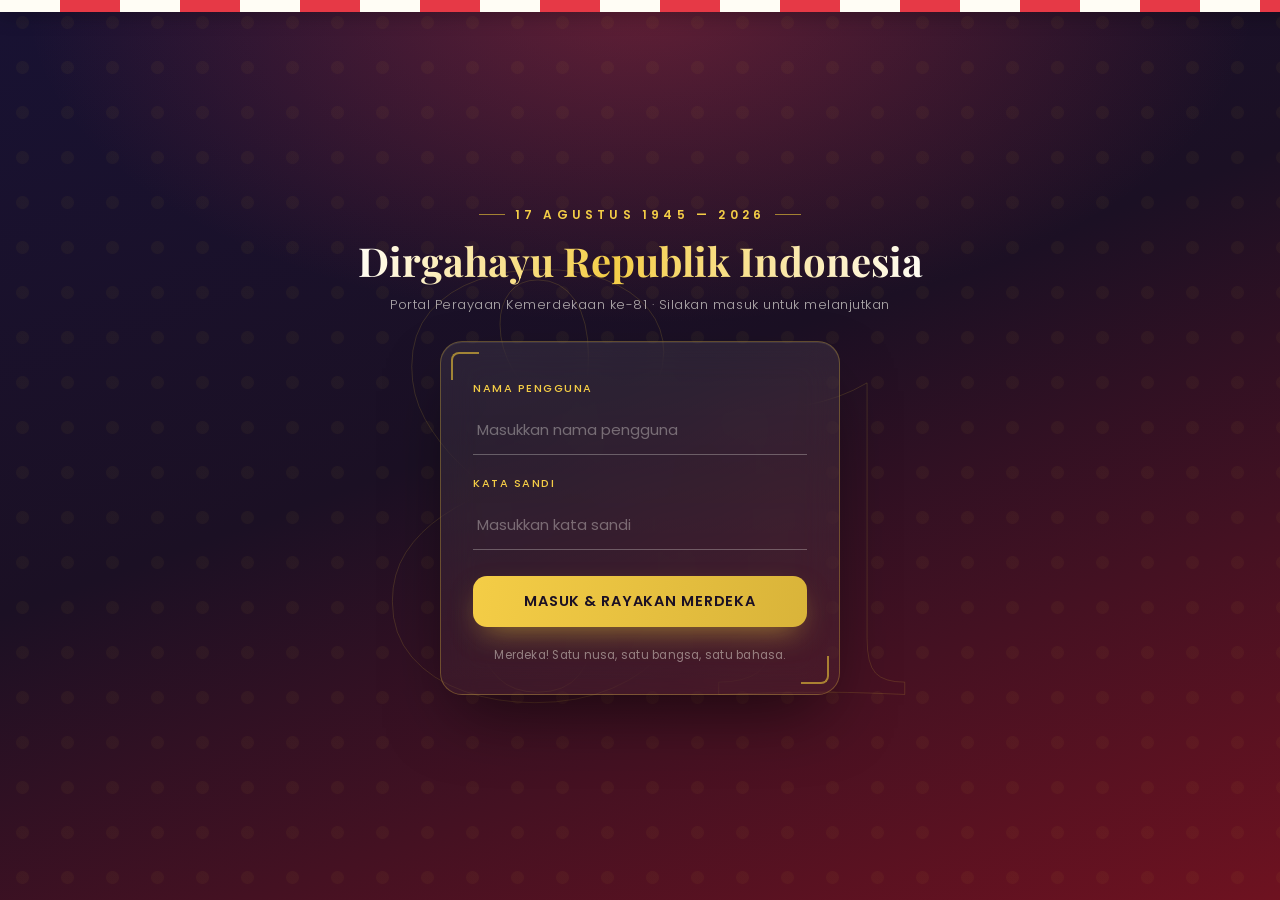
<file: cerdascermat/index.html>
<!DOCTYPE html>
<html lang="id">
<head>
<meta charset="UTF-8">
<meta name="viewport" content="width=device-width, initial-scale=1.0">
<title>Masuk — Dirgahayu Republik Indonesia ke-81</title>
<link rel="preconnect" href="https://fonts.googleapis.com">
<link rel="preconnect" href="https://fonts.gstatic.com" crossorigin>
<link href="https://fonts.googleapis.com/css2?family=Playfair+Display:ital,wght@0,500;0,600;0,700;0,800;1,600&family=Poppins:wght@300;400;500;600;700&display=swap" rel="stylesheet">
<style>
  :root{
    --merah:#A61B29;
    --merah-cerah:#E63946;
    --merah-gelap:#6E1220;
    --emas:#D4AF37;
    --emas-terang:#F4CD46;
    --gading:#FFFDF5;
    --ink:#1B1024;
    --navy:#181233;
    --kaca: rgba(255,253,245,0.08);
  }
  *{margin:0;padding:0;box-sizing:border-box;}
  html,body{height:100%;}
  body{
    font-family:'Poppins',sans-serif;
    background:
      radial-gradient(ellipse 80% 60% at 50% 0%, rgba(230,57,70,0.35), transparent 60%),
      linear-gradient(160deg, var(--navy) 0%, var(--ink) 45%, var(--merah-gelap) 100%);
    min-height:100vh;
    display:flex;
    align-items:center;
    justify-content:center;
    overflow:hidden;
    position:relative;
    color:var(--gading);
  }

  /* ---- Motif kawung (batik) prosedural, bukan gambar asli ---- */
  .batik-layer{
    position:fixed; inset:0;
    background-image:
      radial-gradient(circle at 25% 25%, rgba(212,175,55,0.10) 0 6px, transparent 7px),
      radial-gradient(circle at 75% 25%, rgba(212,175,55,0.10) 0 6px, transparent 7px),
      radial-gradient(circle at 25% 75%, rgba(212,175,55,0.10) 0 6px, transparent 7px),
      radial-gradient(circle at 75% 75%, rgba(212,175,55,0.10) 0 6px, transparent 7px);
    background-size:90px 90px;
    opacity:.5;
    pointer-events:none;
  }

  /* ---- Pita bendera bergelombang di puncak halaman ---- */
  .ribbon{
    position:fixed; top:0; left:0; width:200%; height:14px;
    background:repeating-linear-gradient(90deg, var(--gading) 0 60px, var(--merah-cerah) 60px 120px);
    transform:translateY(-2px);
    animation:ribbon-slide 6s linear infinite;
    filter:drop-shadow(0 2px 10px rgba(0,0,0,.35));
    z-index:5;
  }
  @keyframes ribbon-slide{ to{ transform:translateX(-120px) translateY(-2px);} }

  /* ---- Partikel emas mengambang ---- */
  .spark{
    position:fixed; bottom:-10px; border-radius:50%;
    background:radial-gradient(circle, var(--emas-terang), transparent 70%);
    opacity:.75; pointer-events:none;
    animation:float-up linear infinite;
  }
  @keyframes float-up{
    to{ transform:translateY(-110vh) translateX(var(--drift,20px)) rotate(360deg); opacity:0; }
  }

  .eyebrow-year{
    position:fixed;
    top:50%; left:50%; transform:translate(-50%,-50%);
    font-family:'Playfair Display',serif;
    font-size:min(46vw, 620px);
    font-weight:800;
    color:transparent;
    -webkit-text-stroke:1px rgba(212,175,55,0.18);
    letter-spacing:-.02em;
    pointer-events:none;
    user-select:none;
    z-index:0;
  }

  .stage{
    position:relative; z-index:2;
    display:flex; flex-direction:column; align-items:center;
    padding:32px 20px;
    width:100%;
  }

  .kop{
    text-align:center;
    margin-bottom:26px;
    animation:rise .9s cubic-bezier(.2,.8,.2,1) both;
  }
  .kop .eyebrow{
    font-size:12px; letter-spacing:.35em; text-transform:uppercase;
    color:var(--emas-terang); font-weight:600;
    display:flex; align-items:center; justify-content:center; gap:10px;
  }
  .kop .eyebrow::before, .kop .eyebrow::after{
    content:""; width:26px; height:1px; background:var(--emas);
    opacity:.7;
  }
  .kop h1{
    font-family:'Playfair Display',serif;
    font-weight:700;
    font-size:clamp(28px, 4vw, 40px);
    margin-top:10px;
    background:linear-gradient(95deg, var(--gading), var(--emas-terang) 45%, var(--gading));
    -webkit-background-clip:text; background-clip:text; color:transparent;
  }
  .kop p.sub{
    margin-top:8px; font-size:13px; color:rgba(255,253,245,0.65); font-weight:300;
    letter-spacing:.04em;
  }

  .card{
    width:min(400px, 92vw);
    background:linear-gradient(180deg, rgba(255,253,245,0.08), rgba(255,253,245,0.03));
    border:1px solid rgba(212,175,55,0.35);
    border-radius:22px;
    padding:38px 32px 30px;
    backdrop-filter:blur(18px);
    -webkit-backdrop-filter:blur(18px);
    box-shadow:0 30px 70px -20px rgba(0,0,0,.6), inset 0 1px 0 rgba(255,255,255,.08);
    position:relative;
    animation:rise 1s .1s cubic-bezier(.2,.8,.2,1) both;
  }
  @keyframes rise{ from{opacity:0; transform:translateY(24px);} to{opacity:1; transform:translateY(0);} }

  /* sudut ornamen emas */
  .card::before, .card::after{
    content:""; position:absolute; width:26px; height:26px;
    border:2px solid var(--emas); opacity:.7;
  }
  .card::before{ top:10px; left:10px; border-right:none; border-bottom:none; border-radius:8px 0 0 0;}
  .card::after{ bottom:10px; right:10px; border-left:none; border-top:none; border-radius:0 0 8px 0;}

  .field{ margin-bottom:20px; }
  .field label{
    display:block; font-size:11px; letter-spacing:.14em; text-transform:uppercase;
    color:var(--emas-terang); margin-bottom:8px; font-weight:500;
  }
  .field input{
    width:100%; padding:13px 4px; font-size:15px; font-family:'Poppins',sans-serif;
    background:transparent; color:var(--gading);
    border:none; border-bottom:1.5px solid rgba(255,253,245,0.28);
    outline:none; transition:border-color .3s ease;
  }
  .field input::placeholder{ color:rgba(255,253,245,0.35); }
  .field input:focus{ border-bottom-color:var(--emas-terang); }

  .error-msg{
    font-size:12.5px; color:#FFD1D1; background:rgba(230,57,70,0.16);
    border:1px solid rgba(230,57,70,0.4); border-radius:10px;
    padding:9px 12px; margin-bottom:16px; display:none; text-align:center;
  }
  .error-msg.show{ display:block; animation:shake .4s ease; }
  @keyframes shake{
    0%,100%{transform:translateX(0);} 20%{transform:translateX(-6px);}
    40%{transform:translateX(6px);} 60%{transform:translateX(-4px);} 80%{transform:translateX(4px);}
  }

  .btn-masuk{
    width:100%; margin-top:6px; padding:15px 0; border:none; border-radius:14px;
    font-family:'Poppins',sans-serif; font-weight:600; font-size:14.5px; letter-spacing:.06em;
    text-transform:uppercase; color:var(--ink); cursor:pointer;
    background:linear-gradient(100deg, var(--emas-terang), var(--emas) 55%, var(--emas-terang));
    background-size:220% 100%;
    background-position:0% 0%;
    position:relative; overflow:hidden;
    box-shadow:0 12px 30px -10px rgba(212,175,55,.65);
    transition:background-position .6s ease, transform .2s ease, box-shadow .2s ease;
  }
  .btn-masuk:hover{ background-position:100% 0%; transform:translateY(-2px); box-shadow:0 16px 34px -8px rgba(212,175,55,.8); }
  .btn-masuk:active{ transform:translateY(0); }
  .btn-masuk .shine{
    position:absolute; top:0; left:-60%; width:40%; height:100%;
    background:linear-gradient(115deg, transparent, rgba(255,255,255,.65), transparent);
    transform:skewX(-20deg);
    animation:shine 2.6s ease-in-out infinite;
  }
  @keyframes shine{ 0%{left:-60%;} 55%{left:130%;} 100%{left:130%;} }

  .btn-masuk.loading{ pointer-events:none; }
  .btn-masuk .label{ position:relative; z-index:2; display:inline-flex; align-items:center; gap:10px; justify-content:center; width:100%;}
  .dot-flow{ display:none; gap:4px; }
  .btn-masuk.loading .txt{ opacity:0; }
  .btn-masuk.loading .dot-flow{ display:inline-flex; position:absolute; }
  .dot-flow span{
    width:6px; height:6px; border-radius:50%; background:var(--ink);
    animation:dotpulse 1s infinite ease-in-out;
  }
  .dot-flow span:nth-child(2){ animation-delay:.15s; }
  .dot-flow span:nth-child(3){ animation-delay:.3s; }
  @keyframes dotpulse{ 0%,80%,100%{transform:scale(.6); opacity:.4;} 40%{transform:scale(1); opacity:1;} }

  .hint{
    text-align:center; margin-top:20px; font-size:11.5px;
    color:rgba(255,253,245,.45); letter-spacing:.02em;
  }

  /* ---- Transisi keluar layar (flash merah-emas) ---- */
  .curtain{
    position:fixed; inset:0; z-index:50;
    background:radial-gradient(circle at 50% 50%, var(--emas-terang), var(--merah-cerah) 55%, var(--ink) 100%);
    clip-path:circle(0% at 50% 65%);
    transition:clip-path .9s cubic-bezier(.65,0,.35,1);
    pointer-events:none;
  }
  .curtain.active{ clip-path:circle(150% at 50% 65%); }
  .curtain-text{
    position:absolute; top:50%; left:50%; transform:translate(-50%,-50%);
    font-family:'Playfair Display',serif; color:var(--gading); font-size:22px;
    opacity:0; letter-spacing:.08em; text-align:center; white-space:nowrap;
    transition:opacity .4s ease .5s;
  }
  .curtain.active .curtain-text{ opacity:1; }

  @media (max-width:420px){
    .card{ padding:30px 22px 24px; }
  }

  @media (prefers-reduced-motion: reduce){
    *{ animation-duration:.001ms !important; animation-iteration-count:1 !important; transition-duration:.2s !important; }
  }
</style>
</head>
<body>

  <div class="batik-layer"></div>
  <div class="ribbon"></div>
  <div class="eyebrow-year" aria-hidden="true">81</div>
  <div id="sparks"></div>

  <div class="stage">
    <div class="kop">
      <div class="eyebrow">17 Agustus 1945 — 2026</div>
      <h1>Dirgahayu Republik Indonesia</h1>
      <p class="sub">Portal Perayaan Kemerdekaan ke-81 &middot; Silakan masuk untuk melanjutkan</p>
    </div>

    <form class="card" id="loginForm" autocomplete="off">
      <div class="error-msg" id="errorMsg">Nama pengguna atau kata sandi salah. Silakan coba kembali.</div>

      <div class="field">
        <label for="username">Nama Pengguna</label>
        <input type="text" id="username" name="username" placeholder="Masukkan nama pengguna" required>
      </div>

      <div class="field">
        <label for="password">Kata Sandi</label>
        <input type="password" id="password" name="password" placeholder="Masukkan kata sandi" required>
      </div>

      <button type="submit" class="btn-masuk" id="btnMasuk">
        <span class="shine"></span>
        <span class="label">
          <span class="txt">Masuk &amp; Rayakan Merdeka</span>
          <span class="dot-flow"><span></span><span></span><span></span></span>
        </span>
      </button>

      <p class="hint">Merdeka! Satu nusa, satu bangsa, satu bahasa.</p>
    </form>
  </div>

  <div class="curtain" id="curtain">
    <div class="curtain-text">Merdeka! Menyiapkan perayaan untuk Anda…</div>
  </div>

<script>
  // Partikel emas mengambang
  const sparkWrap = document.getElementById('sparks');
  const N = window.innerWidth < 600 ? 14 : 26;
  for(let i=0;i<N;i++){
    const s = document.createElement('div');
    s.className = 'spark';
    const size = 2 + Math.random()*4;
    s.style.width = size+'px';
    s.style.height = size+'px';
    s.style.left = Math.random()*100+'vw';
    s.style.setProperty('--drift', (Math.random()*80-40)+'px');
    s.style.animationDuration = (7 + Math.random()*9)+'s';
    s.style.animationDelay = (Math.random()*10)+'s';
    sparkWrap.appendChild(s);
  }

  const form = document.getElementById('loginForm');
  const btn = document.getElementById('btnMasuk');
  const errorMsg = document.getElementById('errorMsg');
  const curtain = document.getElementById('curtain');

  const VALID_USER = 'joko';
  const VALID_PASS = 'prabowo';

  form.addEventListener('submit', function(e){
    e.preventDefault();
    const user = document.getElementById('username').value.trim();
    const pass = document.getElementById('password').value;

    if(user === VALID_USER && pass === VALID_PASS){
      errorMsg.classList.remove('show');
      btn.classList.add('loading');
      setTimeout(()=>{
        curtain.classList.add('active');
      }, 350);
      setTimeout(()=>{
        window.location.href = 'mulai.html';
      }, 1250);
    } else {
      errorMsg.classList.add('show');
      form.classList.remove('shake');
      void form.offsetWidth;
      document.querySelector('.card').style.animation = 'shake .4s ease';
      setTimeout(()=>{ document.querySelector('.card').style.animation = ''; }, 420);
    }
  });
</script>
</body>
</html>
</file>
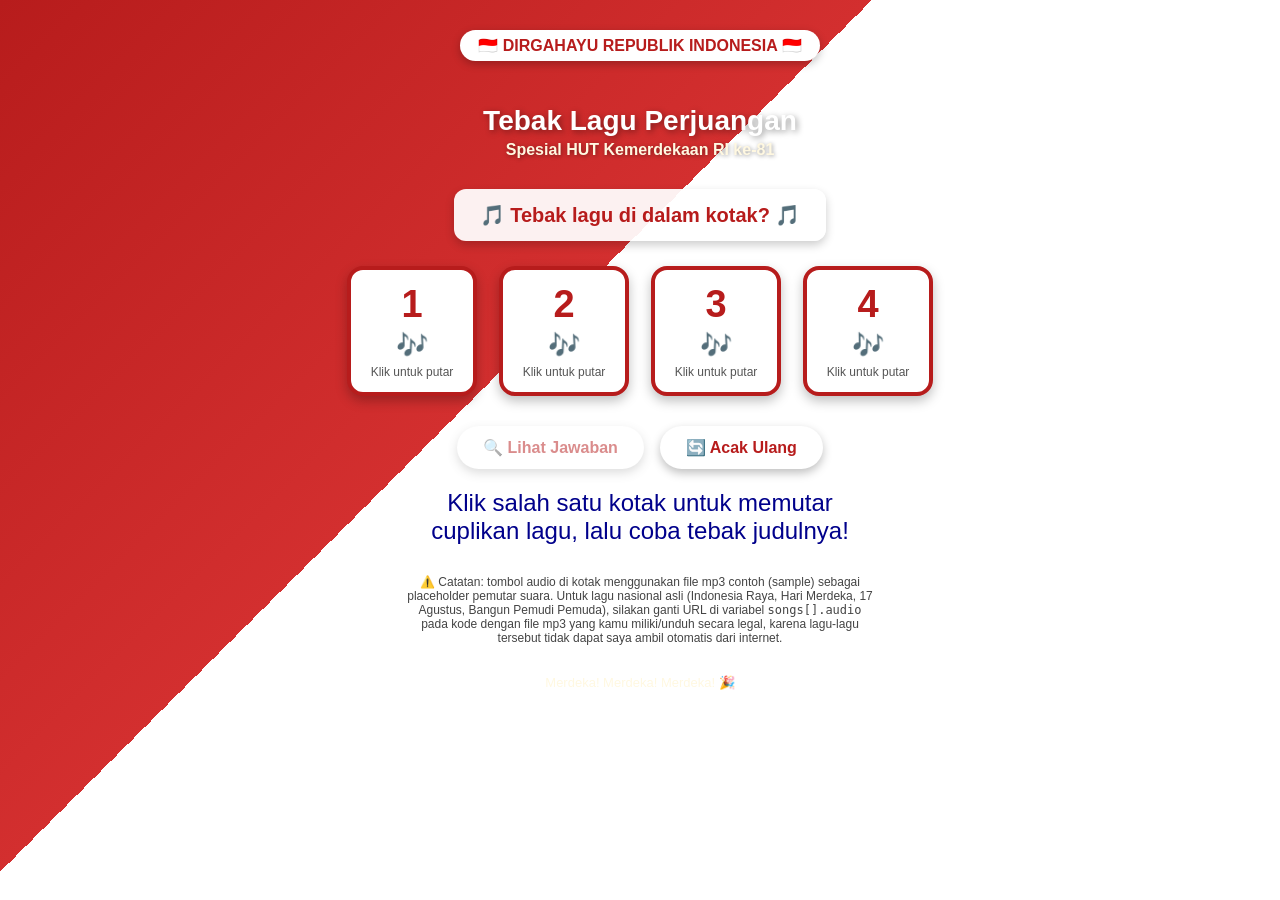
<file: tebak lagu.html>
<!DOCTYPE html>
<html lang="id">
<head>
<meta charset="UTF-8">
<title>Tebak Lagu - HUT Kemerdekaan RI ke-81</title>
<style>
  * { box-sizing: border-box; }
  body {
    margin: 0;
    font-family: 'Segoe UI', Arial, sans-serif;
    background: linear-gradient(135deg, #b71c1c 0%, #d32f2f 40%, #ffffff 40%, #ffffff 100%);
    min-height: 100vh;
    display: flex;
    flex-direction: column;
    align-items: center;
    padding: 30px 15px;
  }
  h1 {
    color: #ffffff;
    text-shadow: 2px 2px 6px rgba(0,0,0,0.4);
    text-align: center;
    margin-bottom: 4px;
    font-size: 28px;
  }
  .subtitle {
    color: #fff8e1;
    text-shadow: 1px 1px 4px rgba(0,0,0,0.4);
    margin-bottom: 30px;
    font-weight: bold;
  }
  .badge {
    background: #fff;
    color: #b71c1c;
    border-radius: 20px;
    padding: 6px 18px;
    font-weight: bold;
    margin-bottom: 25px;
    box-shadow: 0 3px 8px rgba(0,0,0,0.25);
  }
  .question {
    background: #ffffffee;
    color: #b71c1c;
    font-size: 20px;
    font-weight: bold;
    padding: 14px 26px;
    border-radius: 12px;
    margin-bottom: 25px;
    box-shadow: 0 4px 10px rgba(0,0,0,0.2);
  }
  .boxes {
    display: flex;
    flex-wrap: wrap;
    justify-content: center;
    gap: 22px;
    margin-bottom: 30px;
  }
  .box {
    width: 130px;
    height: 130px;
    background: #ffffff;
    border: 4px solid #b71c1c;
    border-radius: 16px;
    display: flex;
    flex-direction: column;
    align-items: center;
    justify-content: center;
    cursor: pointer;
    transition: transform 0.2s, box-shadow 0.2s;
    box-shadow: 0 5px 12px rgba(0,0,0,0.25);
    user-select: none;
    position: relative;
  }
  .box:hover {
    transform: translateY(-6px) scale(1.04);
    box-shadow: 0 10px 18px rgba(0,0,0,0.3);
  }
  .box.active {
    background: #ffe082;
    border-color: #f57f17;
  }
  .box .num {
    font-size: 38px;
    font-weight: 900;
    color: #b71c1c;
  }
  .box .icon {
    font-size: 26px;
    margin-top: 4px;
  }
  .box .label {
    font-size: 12px;
    color: #555;
    margin-top: 4px;
  }
  .box.revealed .label {
    font-weight: bold;
    color: #b71c1c;
  }
  .controls {
    display: flex;
    gap: 16px;
    flex-wrap: wrap;
    justify-content: center;
    margin-bottom: 20px;
  }
  button.action {
    background: #ffffff;
    color: #b71c1c;
    border: none;
    padding: 12px 26px;
    border-radius: 30px;
    font-size: 16px;
    font-weight: bold;
    cursor: pointer;
    box-shadow: 0 4px 10px rgba(0,0,0,0.25);
    transition: transform 0.15s;
  }
  button.action:hover { transform: translateY(-3px); }
  button.action:disabled {
    opacity: 0.5;
    cursor: not-allowed;
  }
  #status {
    color: darkblue;
    font-family: 'Poppins', sans-serif;
    font-size: 24px;
    min-height: 22px;
    text-align: center;
    max-width: 480px;
  }
  .note {
    margin-top: 20px;
    background: #ffffffcc;
    color: #444;
    font-size: 12px;
    padding: 10px 16px;
    border-radius: 10px;
    max-width: 500px;
    text-align: center;
  }
  .footer {
    margin-top: 20px;
    color: #fff8e1;
    font-size: 13px;
    text-align: center;
  }
</style>
</head>
<body>

<div class="badge">🇮🇩 DIRGAHAYU REPUBLIK INDONESIA 🇮🇩</div>
<h1>Tebak Lagu Perjuangan</h1>
<div class="subtitle">Spesial HUT Kemerdekaan RI ke-81</div>

<div class="question">🎵 Tebak lagu di dalam kotak? 🎵</div>

<div class="boxes" id="boxes"></div>

<div class="controls">
  <button class="action" id="answerBtn">🔍 Lihat Jawaban</button>
  <button class="action" id="resetBtn">🔄 Acak Ulang</button>
</div>

<div id="status">Klik salah satu kotak untuk memutar cuplikan lagu, lalu coba tebak judulnya!</div>

<div class="note">
  ⚠️ Catatan: tombol audio di kotak menggunakan file mp3 contoh (sample) sebagai placeholder pemutar suara.
  Untuk lagu nasional asli (Indonesia Raya, Hari Merdeka, 17 Agustus, Bangun Pemudi Pemuda), silakan ganti
  URL di variabel <code>songs[].audio</code> pada kode dengan file mp3 yang kamu miliki/unduh secara legal,
  karena lagu-lagu tersebut tidak dapat saya ambil otomatis dari internet.
</div>

<div class="footer">Merdeka! Merdeka! Merdeka! 🎉</div>

<audio id="player"></audio>

<script>
  // Data lagu bertema HUT Kemerdekaan RI ke-81
  // Ganti "audio" dengan link mp3 asli (lokal/legal) jika tersedia.
  const songs = [
    {
      title: "Hari Merdeka (17 Agustus Tahun 45)",
      composer: "H. Mutahar",
      audio: "https://www.soundhelix.com/examples/mp3/SoundHelix-Song-1.mp3"
    },
    {
      title: "Indonesia Raya",
      composer: "W.R. Supratman",
      audio: "https://www.soundhelix.com/examples/mp3/SoundHelix-Song-2.mp3"
    },
    {
      title: "Bangun Pemudi Pemuda",
      composer: "Alfred Simanjuntak",
      audio: "https://www.soundhelix.com/examples/mp3/SoundHelix-Song-3.mp3"
    },
    {
      title: "Berkibarlah Benderaku",
      composer: "Ibu Sud",
      audio: "https://www.soundhelix.com/examples/mp3/SoundHelix-Song-4.mp3"
    }
  ];

  let order = [];
  let activeIndex = null;
  let revealed = false;

  const boxesEl = document.getElementById('boxes');
  const statusEl = document.getElementById('status');
  const answerBtn = document.getElementById('answerBtn');
  const resetBtn = document.getElementById('resetBtn');
  const player = document.getElementById('player');

  function shuffle(arr) {
    const a = arr.slice();
    for (let i = a.length - 1; i > 0; i--) {
      const j = Math.floor(Math.random() * (i + 1));
      [a[i], a[j]] = [a[j], a[i]];
    }
    return a;
  }

  function buildBoxes() {
    order = shuffle(songs);
    activeIndex = null;
    revealed = false;
    boxesEl.innerHTML = '';
    statusEl.textContent = 'Klik salah satu kotak untuk memutar cuplikan lagu, lalu coba tebak judulnya!';
    answerBtn.disabled = true;
    player.pause();
    player.currentTime = 0;

    order.forEach((song, idx) => {
      const box = document.createElement('div');
      box.className = 'box';
      box.dataset.idx = idx;
      box.innerHTML = `
        <div class="num">${idx + 1}</div>
        <div class="icon">🎶</div>
        <div class="label">Klik untuk putar</div>
      `;
      box.addEventListener('click', () => playSong(idx, box));
      boxesEl.appendChild(box);
    });
  }

  function playSong(idx, box) {
    document.querySelectorAll('.box').forEach(b => b.classList.remove('active'));
    box.classList.add('active');
    activeIndex = idx;
    revealed = false;
    answerBtn.disabled = false;
    answerBtn.textContent = '🔍 Lihat Jawaban';

    document.querySelectorAll('.box').forEach(b => {
      b.classList.remove('revealed');
      b.querySelector('.label').textContent = (parseInt(b.dataset.idx) === idx) ? 'Sedang diputar...' : 'Klik untuk putar';
    });

    player.src = order[idx].audio;
    player.play().catch(() => {
      statusEl.textContent = 'Audio tidak bisa diputar otomatis. Klik tombol play pada pemutar atau coba lagi.';
    });

    statusEl.textContent = `Memutar lagu di kotak ${idx + 1}... Coba tebak judulnya, lalu klik "Lihat Jawaban".`;
  }

  answerBtn.addEventListener('click', () => {
    if (activeIndex === null) return;
    const song = order[activeIndex];
    const box = document.querySelector(`.box[data-idx="${activeIndex}"]`);
    box.classList.add('revealed');
    box.querySelector('.label').textContent = song.title;
    statusEl.textContent = `✅ Jawaban kotak ${activeIndex + 1}: "${song.title}" — Cipt. ${song.composer}`;
    revealed = true;
  });

  resetBtn.addEventListener('click', buildBoxes);

  buildBoxes();
</script>

</body>
</html>
</file>
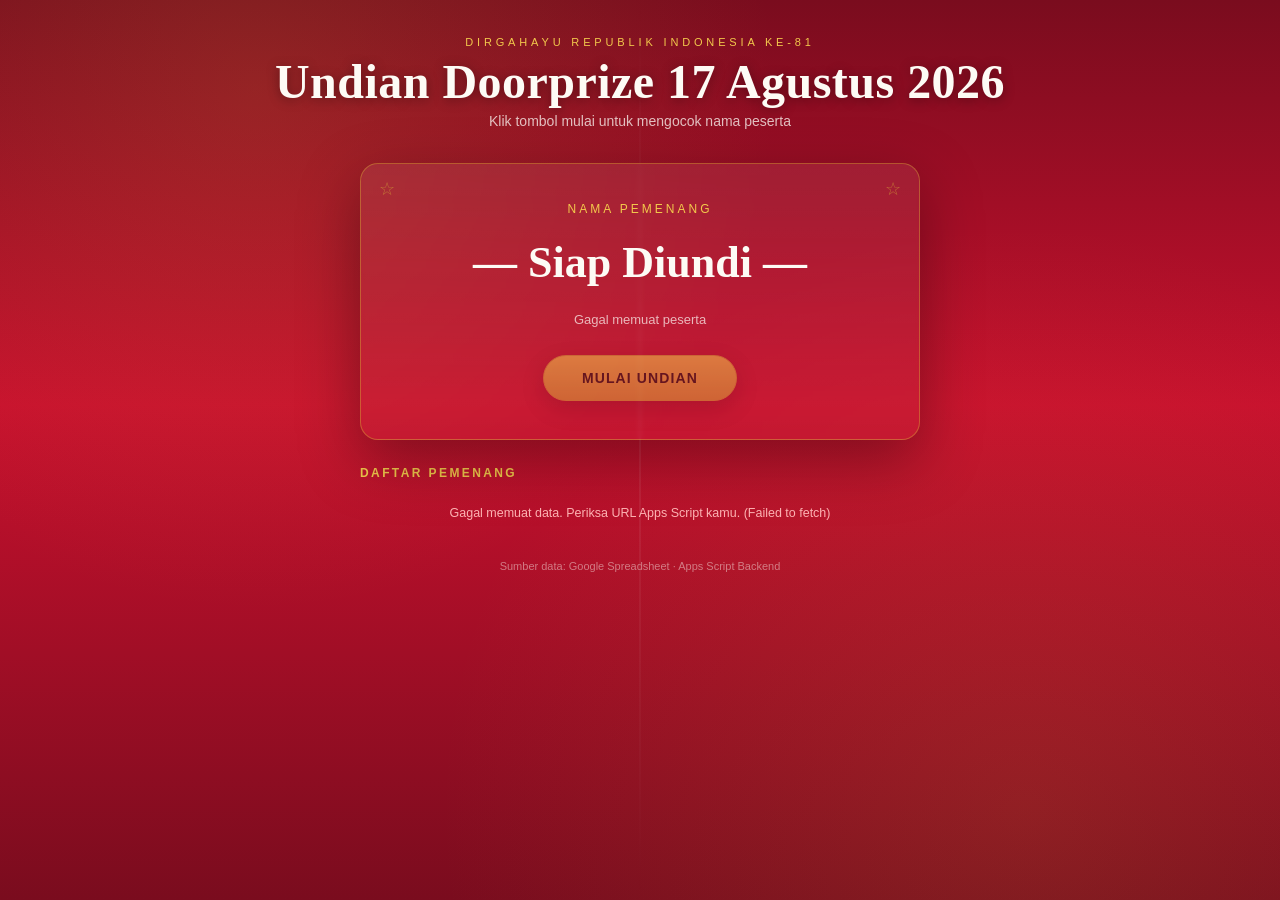
<file: undian-random-web.html>
<!DOCTYPE html>
<html lang="id">
<head>
<meta charset="UTF-8">
<meta name="viewport" content="width=device-width, initial-scale=1.0">
<title>Undian Dirgahayu RI ke-81 — 17 Agustus 2026</title>
<style>
  :root{
    --merah:#C8102E;
    --merah-tua:#7A0C1E;
    --putih:#FDFBF5;
    --emas:#D4A437;
    --emas-terang:#F2C94C;
    --hitam:#1A1410;
  }
  *{box-sizing:border-box;}
  body{
    margin:0;
    min-height:100vh;
    font-family:'Georgia', 'Times New Roman', serif;
    background:
      radial-gradient(circle at 20% 10%, rgba(212,164,55,0.15), transparent 40%),
      radial-gradient(circle at 80% 90%, rgba(212,164,55,0.12), transparent 45%),
      linear-gradient(180deg, var(--merah-tua) 0%, var(--merah) 45%, var(--merah-tua) 100%);
    color:var(--putih);
    display:flex;
    flex-direction:column;
    align-items:center;
    padding:36px 16px 60px;
    overflow-x:hidden;
    position:relative;
  }
  /* garis tiang bendera dekoratif */
  body::before{
    content:"";
    position:fixed;
    top:0; left:50%;
    width:2px; height:100%;
    background:linear-gradient(180deg, transparent, rgba(255,255,255,0.08), transparent);
    transform:translateX(-50%);
    pointer-events:none;
  }
  .eyebrow{
    letter-spacing:0.35em;
    font-size:11px;
    text-transform:uppercase;
    color:var(--emas-terang);
    font-family:'Helvetica Neue', Arial, sans-serif;
    margin-bottom:6px;
  }
  h1{
    font-family:'Playfair Display', Georgia, serif;
    font-size:clamp(28px,6vw,48px);
    margin:0 0 4px;
    text-align:center;
    text-shadow:0 2px 12px rgba(0,0,0,0.35);
    letter-spacing:0.01em;
  }
  .sub{
    font-family:'Helvetica Neue', Arial, sans-serif;
    color:rgba(253,251,245,0.75);
    font-size:14px;
    margin-bottom:34px;
    text-align:center;
  }
  .stage{
    width:min(560px, 92vw);
    background:linear-gradient(180deg, rgba(255,255,255,0.07), rgba(255,255,255,0.02));
    border:1px solid rgba(212,164,55,0.45);
    border-radius:18px;
    padding:38px 26px;
    text-align:center;
    backdrop-filter:blur(2px);
    box-shadow:0 20px 60px rgba(0,0,0,0.35);
    position:relative;
  }
  .stage::before, .stage::after{
    content:"☆";
    position:absolute;
    color:var(--emas);
    font-size:18px;
    opacity:0.6;
    top:14px;
  }
  .stage::before{left:18px;}
  .stage::after{right:18px;}
  .label{
    font-family:'Helvetica Neue', Arial, sans-serif;
    font-size:12px;
    letter-spacing:0.25em;
    text-transform:uppercase;
    color:var(--emas-terang);
    margin-bottom:14px;
  }
  .name-display{
    font-family:'Playfair Display', Georgia, serif;
    font-size:clamp(26px,7vw,44px);
    font-weight:700;
    min-height:64px;
    display:flex;
    align-items:center;
    justify-content:center;
    color:var(--putih);
    transition:transform 0.08s ease;
  }
  .name-display.spinning{ color:var(--emas-terang); }
  .name-display.winner{
    color:var(--emas-terang);
    text-shadow:0 0 18px rgba(242,201,76,0.6);
    animation:pop 0.45s ease;
  }
  @keyframes pop{
    0%{transform:scale(0.85);}
    60%{transform:scale(1.06);}
    100%{transform:scale(1);}
  }
  .counter{
    font-family:'Helvetica Neue', Arial, sans-serif;
    font-size:13px;
    color:rgba(253,251,245,0.7);
    margin-top:18px;
  }
  button#mulai{
    margin-top:28px;
    font-family:'Helvetica Neue', Arial, sans-serif;
    font-weight:600;
    letter-spacing:0.08em;
    text-transform:uppercase;
    font-size:14px;
    padding:14px 38px;
    border-radius:999px;
    border:1px solid var(--emas);
    background:linear-gradient(180deg, var(--emas-terang), var(--emas));
    color:var(--hitam);
    cursor:pointer;
    transition:transform 0.15s ease, box-shadow 0.15s ease, opacity 0.15s ease;
    box-shadow:0 8px 24px rgba(0,0,0,0.25);
  }
  button#mulai:hover:not(:disabled){ transform:translateY(-2px); box-shadow:0 12px 28px rgba(0,0,0,0.3); }
  button#mulai:active:not(:disabled){ transform:translateY(0); }
  button#mulai:disabled{ opacity:0.55; cursor:not-allowed; }

  .panel{
    width:min(560px, 92vw);
    margin-top:26px;
  }
  .panel h2{
    font-family:'Helvetica Neue', Arial, sans-serif;
    font-size:12px;
    letter-spacing:0.2em;
    text-transform:uppercase;
    color:var(--emas-terang);
    margin:0 0 10px;
  }
  .winners-list{
    list-style:none;
    margin:0; padding:0;
    display:flex;
    flex-direction:column;
    gap:8px;
    max-height:260px;
    overflow-y:auto;
  }
  .winners-list li{
    font-family:'Helvetica Neue', Arial, sans-serif;
    background:rgba(255,255,255,0.06);
    border:1px solid rgba(255,255,255,0.1);
    border-left:3px solid var(--emas);
    border-radius:8px;
    padding:10px 14px;
    font-size:14px;
    display:flex;
    justify-content:space-between;
  }
  .winners-list li .no{ color:var(--emas-terang); margin-right:8px; font-weight:700; }
  .status{
    font-family:'Helvetica Neue', Arial, sans-serif;
    font-size:12.5px;
    color:rgba(253,251,245,0.65);
    margin-top:16px;
    text-align:center;
    min-height:16px;
  }
  .status.err{ color:#ffb4b4; }

  #fx{
    position:fixed; inset:0;
    pointer-events:none;
    overflow:hidden;
    z-index:5;
  }
  .spark{
    position:absolute;
    width:8px; height:8px;
    border-radius:50%;
    top:-12px;
    animation:fall linear forwards;
  }
  @keyframes fall{
    to{ transform:translateY(110vh) rotate(280deg); opacity:0; }
  }

  footer{
    margin-top:38px;
    font-family:'Helvetica Neue', Arial, sans-serif;
    font-size:11px;
    color:rgba(253,251,245,0.45);
    text-align:center;
  }
</style>
</head>
<body>
  <div id="fx"></div>

  <div class="eyebrow">Dirgahayu Republik Indonesia ke-81</div>
  <h1>Undian Doorprize 17 Agustus 2026</h1>
  <div class="sub">Klik tombol mulai untuk mengocok nama peserta</div>

  <div class="stage">
    <div class="label">Nama Pemenang</div>
    <div class="name-display" id="nameDisplay">— Siap Diundi —</div>
    <div class="counter" id="counter">Memuat data peserta…</div>
    <button id="mulai" disabled>Mulai Undian</button>
  </div>

  <div class="panel">
    <h2>Daftar Pemenang</h2>
    <ul class="winners-list" id="winnersList"></ul>
    <div class="status" id="status"></div>
  </div>

  <footer>Sumber data: Google Spreadsheet · Apps Script Backend</footer>

<script>
// =======================================================
// GANTI URL DI BAWAH INI DENGAN URL WEB APP APPS SCRIPT KAMU
// Contoh: https://script.google.com/macros/s/AKfycbyQqUOHAOtdXe5G0ATXRS7k00Q9jUii4gGyixM2h4I7Q9UzYlzJr2QmAUoz8p6wmKFITg/exec
// =======================================================
const API_URL = "https://script.google.com/macros/s/AKfycbyQqUOHAOtdXe5G0ATXRS7k00Q9jUii4gGyixM2h4I7Q9UzYlzJr2QmAUoz8p6wmKFITg/exec";

let peserta = [];      // {row, nama}
let pemenangKe = 0;
let isSpinning = false;

const nameDisplay = document.getElementById('nameDisplay');
const counter = document.getElementById('counter');
const btn = document.getElementById('mulai');
const winnersList = document.getElementById('winnersList');
const statusEl = document.getElementById('status');

function setStatus(msg, isErr){
  statusEl.textContent = msg || '';
  statusEl.className = 'status' + (isErr ? ' err' : '');
}

function updateCounter(){
  counter.textContent = peserta.length > 0
    ? `${peserta.length} peserta tersisa`
    : 'Tidak ada peserta tersisa';
  btn.disabled = peserta.length === 0 || isSpinning;
}

async function muatPeserta(){
  setStatus('Memuat data dari spreadsheet…');
  try{
    const res = await fetch(`${API_URL}?action=getNames`);
    const json = await res.json();
    if(json.status !== 'ok') throw new Error(json.message || 'Gagal memuat data');
    peserta = json.data;
    setStatus('');
    updateCounter();
  }catch(err){
    setStatus('Gagal memuat data. Periksa URL Apps Script kamu. (' + err.message + ')', true);
    counter.textContent = 'Gagal memuat peserta';
  }
}

function spark(){
  const fx = document.getElementById('fx');
  const colors = ['#D4A437','#F2C94C','#FDFBF5','#C8102E'];
  for(let i=0;i<60;i++){
    const s = document.createElement('div');
    s.className = 'spark';
    s.style.left = Math.random()*100 + 'vw';
    s.style.background = colors[Math.floor(Math.random()*colors.length)];
    s.style.animationDuration = (2.5 + Math.random()*1.5) + 's';
    s.style.opacity = 0.9;
    fx.appendChild(s);
    setTimeout(()=>s.remove(), 4200);
  }
}

async function mulaiUndian(){
  if(isSpinning || peserta.length === 0) return;
  isSpinning = true;
  btn.disabled = true;
  setStatus('');
  nameDisplay.classList.remove('winner');
  nameDisplay.classList.add('spinning');

  const durasi = 5000;
  const mulai = Date.now();
  let interval = 60;

  await new Promise(resolve=>{
    function tick(){
      const elapsed = Date.now() - mulai;
      const acak = peserta[Math.floor(Math.random()*peserta.length)];
      nameDisplay.textContent = acak.nama;
      if(elapsed < durasi){
        interval = 60 + (elapsed/durasi) * 220; // melambat menjelang akhir
        setTimeout(tick, interval);
      } else {
        resolve();
      }
    }
    tick();
  });

  // pilih pemenang final
  const idx = Math.floor(Math.random()*peserta.length);
  const winner = peserta[idx];
  nameDisplay.textContent = winner.nama;
  nameDisplay.classList.remove('spinning');
  nameDisplay.classList.add('winner');
  spark();

  // hapus dari list lokal
  peserta.splice(idx,1);
  pemenangKe += 1;

  const li = document.createElement('li');
  li.innerHTML = `<span><span class="no">#${pemenangKe}</span>${winner.nama}</span>`;
  winnersList.prepend(li);

  updateCounter();

  // tandai sebagai pemenang di spreadsheet
  try{
    const res = await fetch(`${API_URL}?action=setWinner&row=${winner.row}`);
    const json = await res.json();
    if(json.status !== 'ok') throw new Error(json.message || 'Gagal menyimpan');
  }catch(err){
    setStatus('Pemenang dipilih, tapi gagal disimpan ke spreadsheet: ' + err.message, true);
  }

  isSpinning = false;
  btn.disabled = peserta.length === 0;
}

btn.addEventListener('click', mulaiUndian);
muatPeserta();
</script>
</body>
</html>
</file>
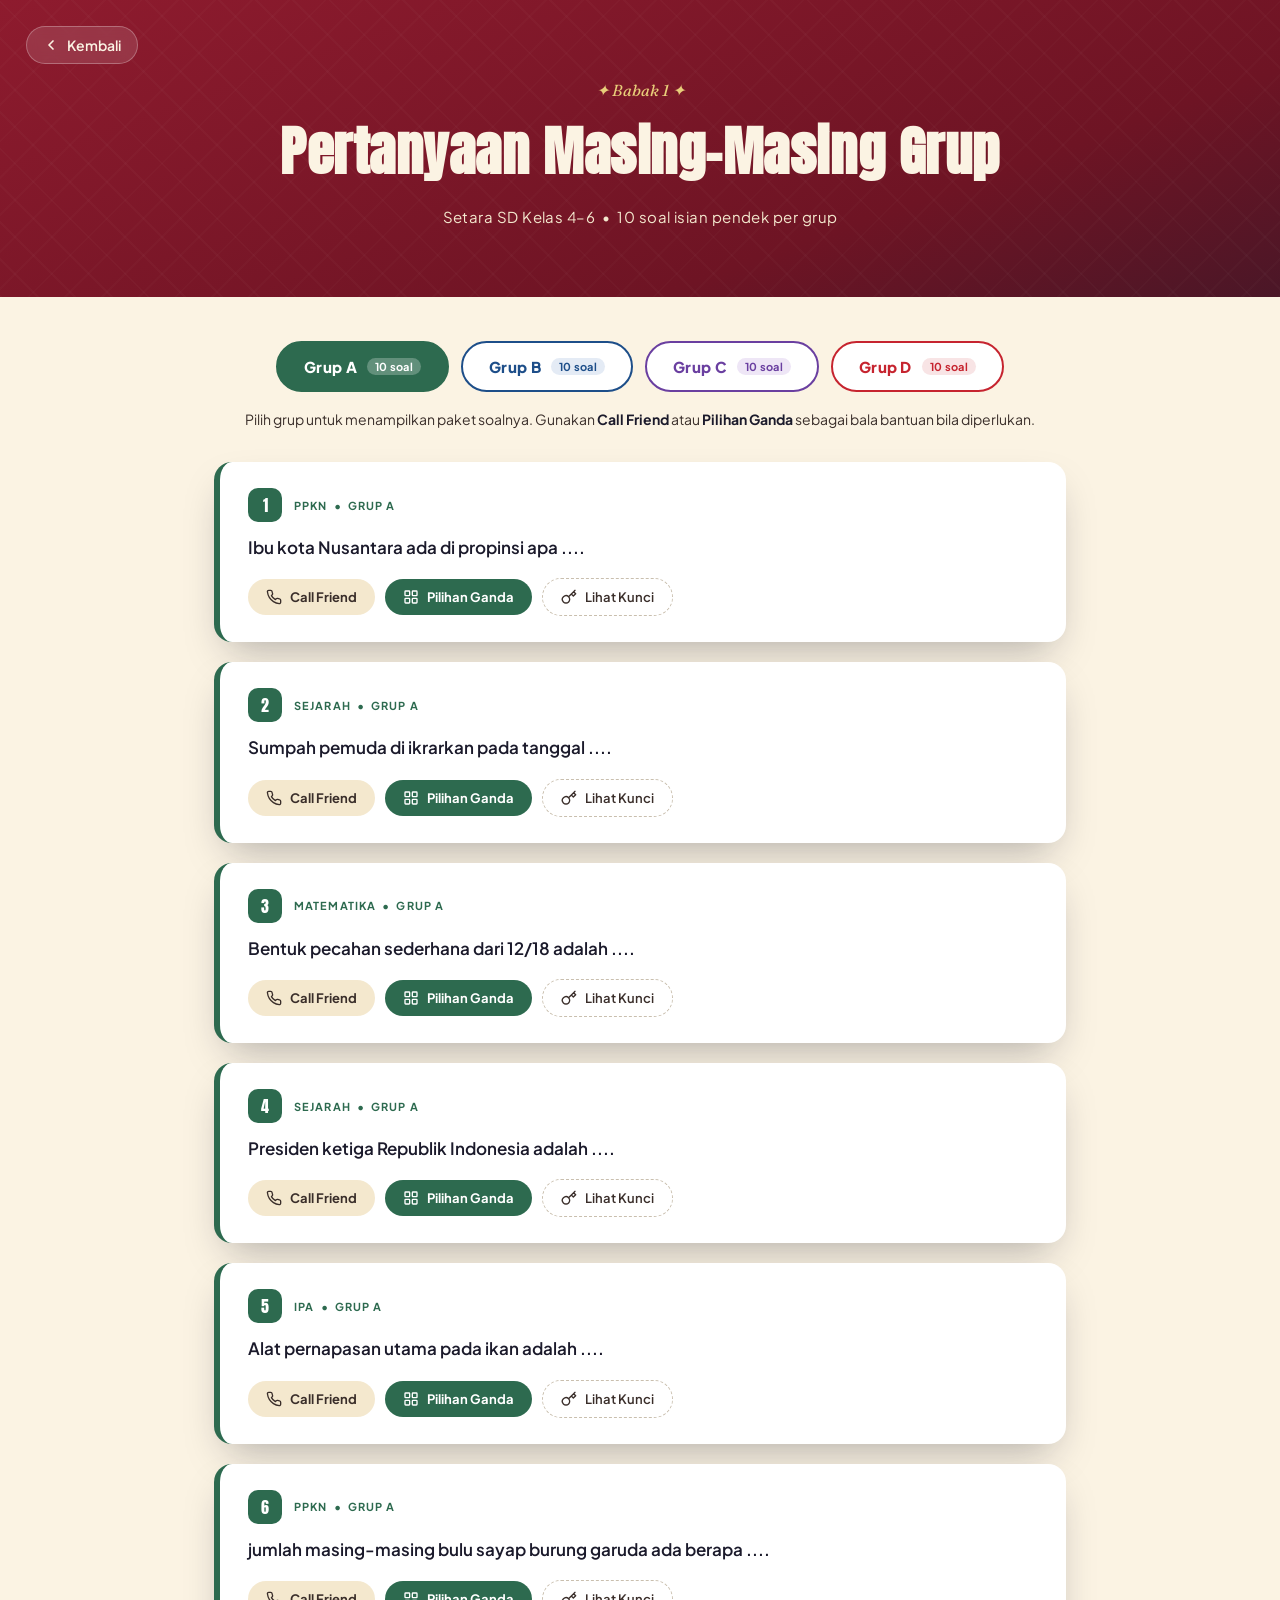
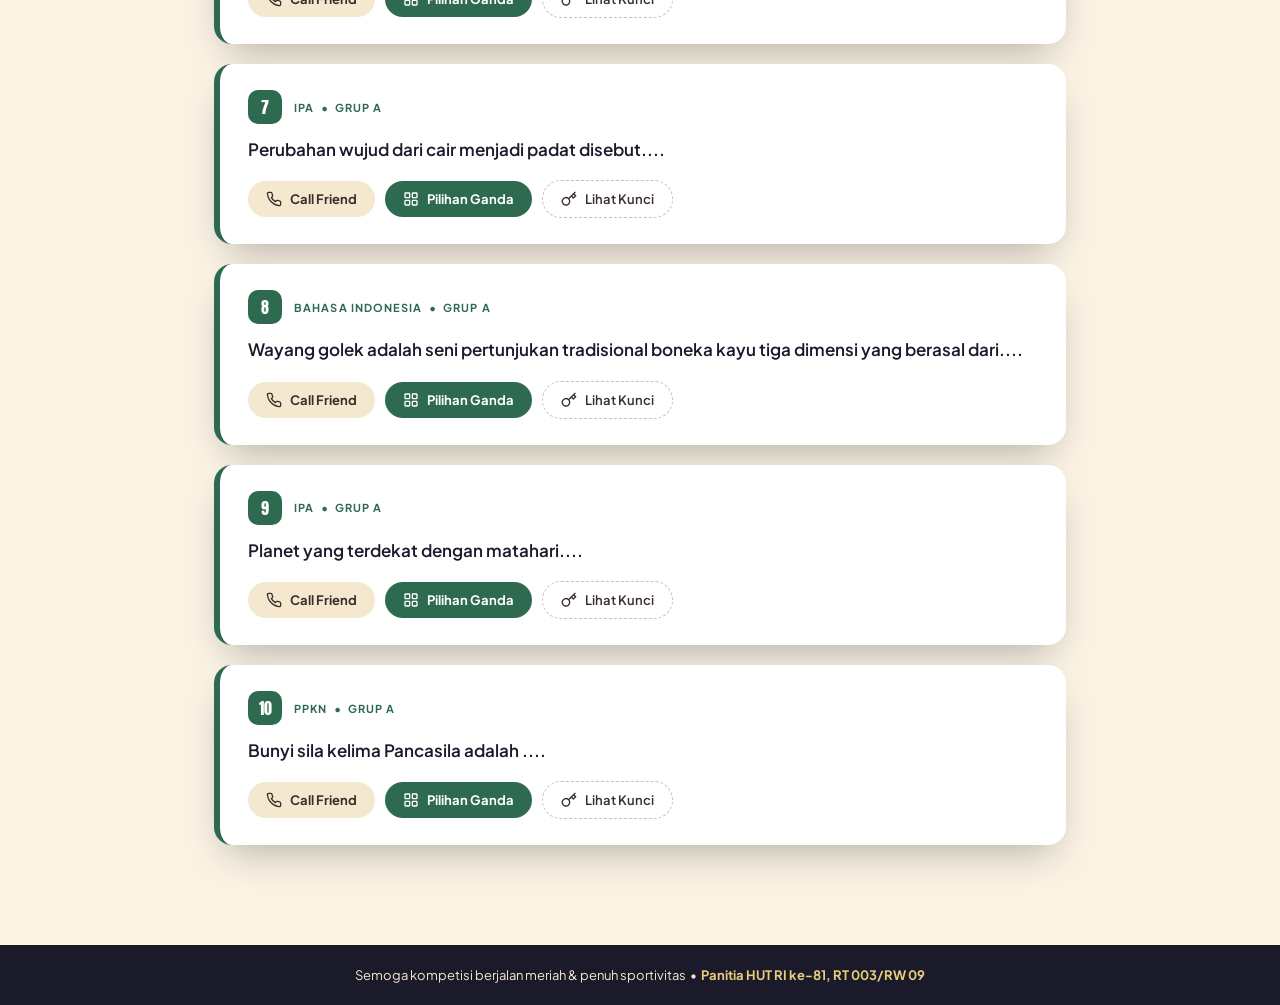
<file: cerdascermat/babak-grup.html>
<!DOCTYPE html>
<html lang="id">
<head>
<meta charset="UTF-8">
<meta name="viewport" content="width=device-width, initial-scale=1.0">
<title>Babak 1: Pertanyaan Grup • HUT RI ke-81 • RT 003/RW 09</title>
<link rel="stylesheet" href="style.css">
<link rel="stylesheet" href="grup.css">
</head>
<body>

<header class="page-header">
  <div class="batik-wash"></div>
  <a href="cerdas-cermat.html" class="back-link">
    <svg width="16" height="16" viewBox="0 0 24 24" fill="none" stroke="currentColor" stroke-width="2.5" stroke-linecap="round" stroke-linejoin="round"><polyline points="15 18 9 12 15 6"/></svg>
    Kembali
  </a>
  <div class="page-header-content">
    <p class="page-eyebrow">✦ Babak 1 ✦</p>
    <h1 class="page-title">Pertanyaan Masing-Masing Grup</h1>
    <p class="page-subtitle">Setara SD Kelas 4–6 &nbsp;•&nbsp; 10 soal isian pendek per grup</p>
  </div>
</header>

<main class="group-shell">
  <div class="group-tabs" id="group-tabs"></div>
  <p class="group-intro">Pilih grup untuk menampilkan paket soalnya. Gunakan <strong>Call Friend</strong> atau <strong>Pilihan Ganda</strong> sebagai bala bantuan bila diperlukan.</p>

  <div id="question-list"></div>
</main>

<footer class="page2-footer">
  Semoga kompetisi berjalan meriah &amp; penuh sportivitas &nbsp;•&nbsp; <strong>Panitia HUT RI ke-81, RT 003/RW 09</strong>
</footer>

<!-- Call Friend Modal -->
<div class="modal-overlay" id="callfriend-modal">
  <div class="modal-box">
    <div class="modal-icon">
      <svg viewBox="0 0 24 24" fill="none" stroke="currentColor" stroke-width="2" stroke-linecap="round" stroke-linejoin="round"><path d="M22 16.92v3a2 2 0 0 1-2.18 2 19.79 19.79 0 0 1-8.63-3.07 19.5 19.5 0 0 1-6-6 19.79 19.79 0 0 1-3.07-8.67A2 2 0 0 1 4.11 2h3a2 2 0 0 1 2 1.72c.127.96.361 1.903.7 2.81a2 2 0 0 1-.45 2.11L8.09 9.91a16 16 0 0 0 6 6l1.27-1.27a2 2 0 0 1 2.11-.45c.907.339 1.85.573 2.81.7A2 2 0 0 1 22 16.92z"/></svg>
    </div>
    <h3 class="modal-title">Bantuan Call Friend</h3>
    <p class="modal-desc">Silakan minta temanmu untuk membantu menjawab pertanyaan ini. Bantuan ini hanya dapat digunakan satu kali untuk setiap soal.</p>
    <button class="modal-close" onclick="closeCallFriend()">Mengerti</button>
  </div>
</div>

<script src="script.js"></script>
<script src="grup.js"></script>
</body>
</html>
</file>
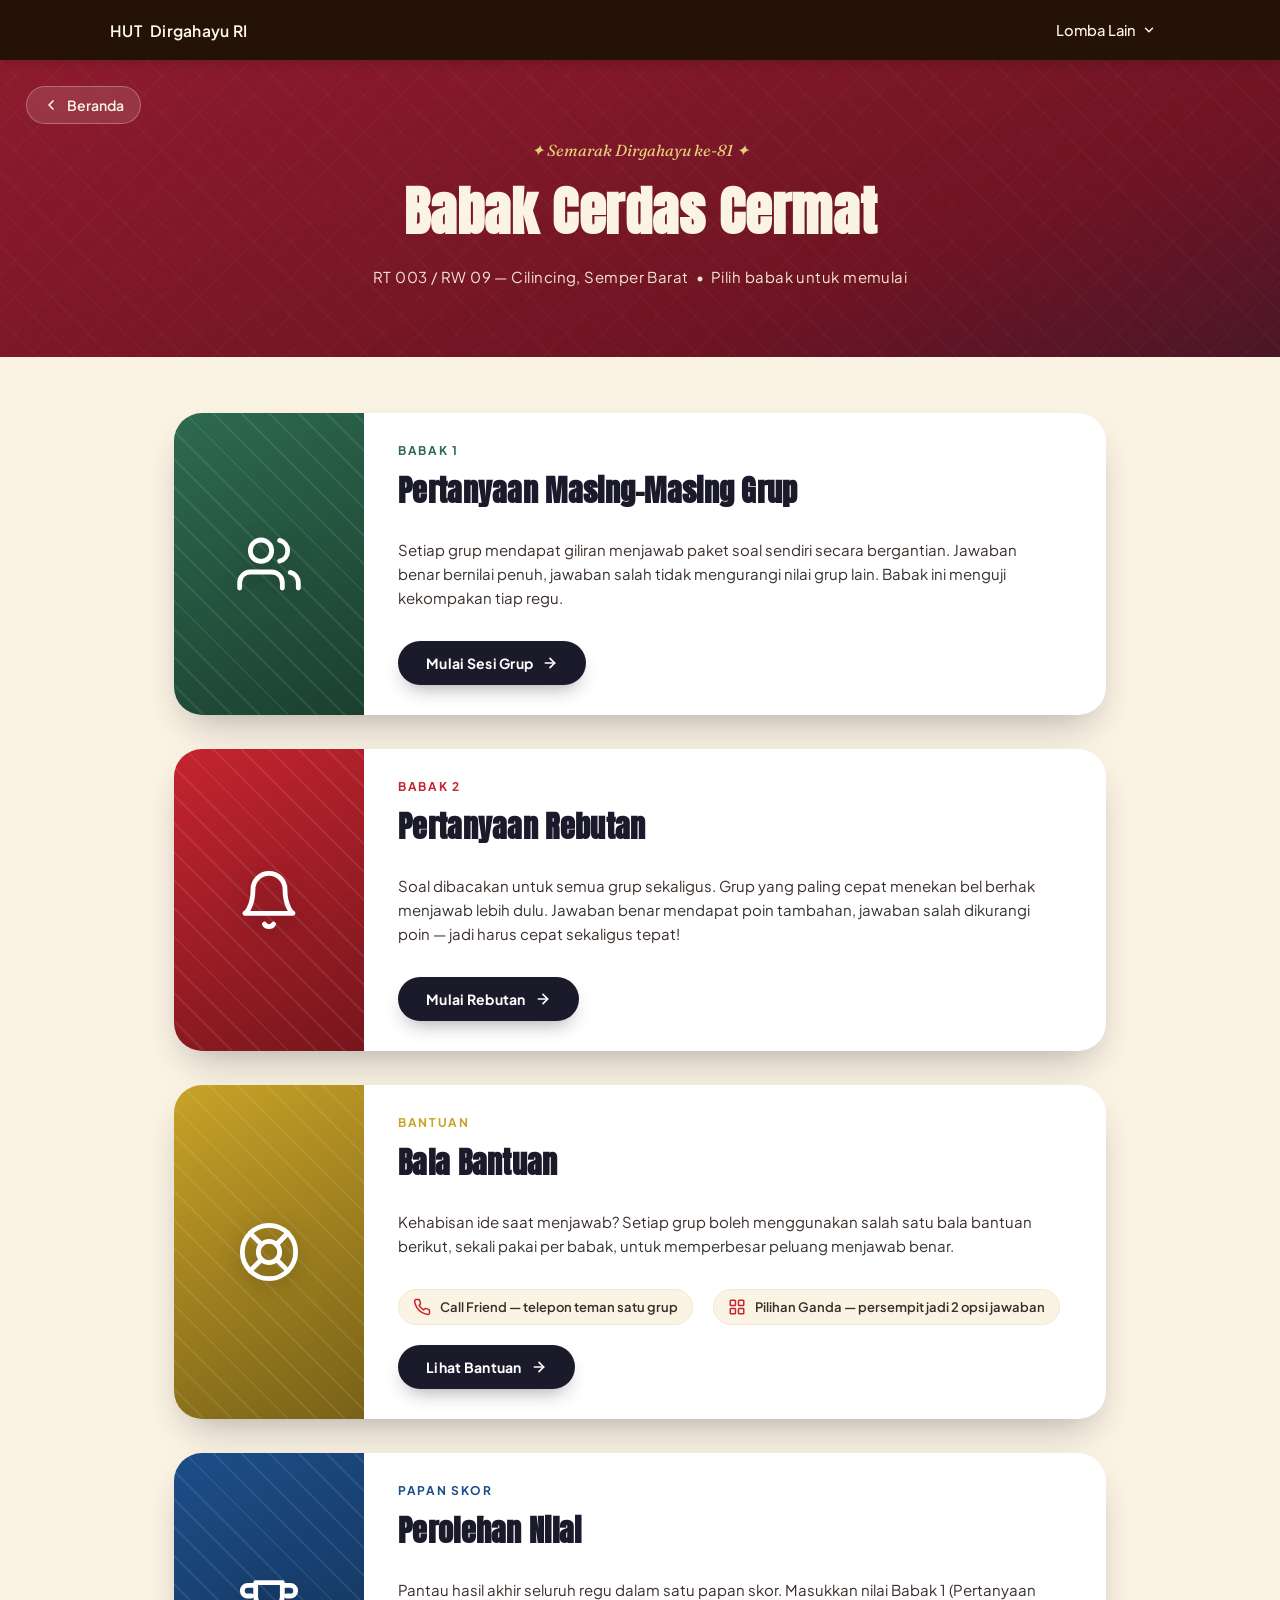
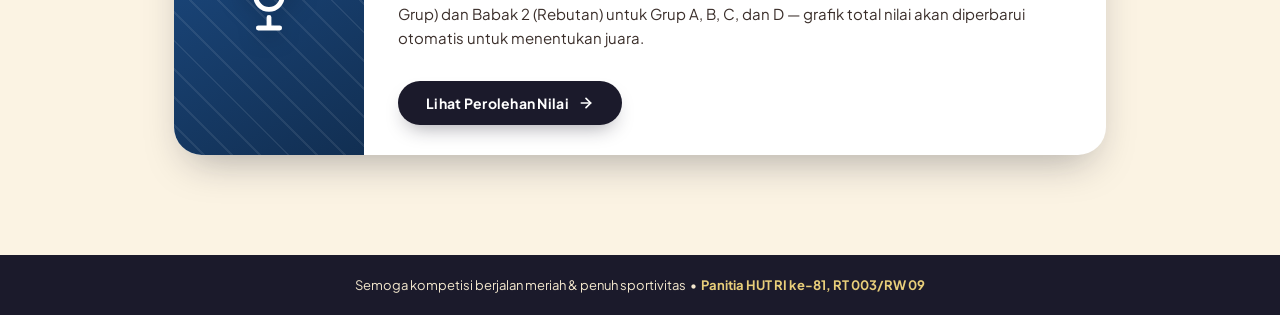
<file: cerdascermat/cerdas-cermat.html>
<!DOCTYPE html>
<html lang="id">
<head>
<meta charset="UTF-8">
<meta name="viewport" content="width=device-width, initial-scale=1.0">
<title>Babak Cerdas Cermat • HUT RI ke-81 • RT 003/RW 09</title>
<link rel="stylesheet" href="style.css">
<style>
  /* ===== NAVBAR "LOMBA LAIN" ===== */
  :root{
    --nav-merah:#C8102E;
    --nav-merah-tua:#8E0B21;
    --nav-emas:#D4A017;
    --nav-tinta:#241207;
  }

  body{ padding-top:60px; }

  .topnav{
    position:fixed;
    top:0; left:0; right:0;
    z-index:1000;
    background:var(--nav-tinta);
    box-shadow:0 2px 12px rgba(0,0,0,0.18);
  }
  .topnav-inner{
    max-width:1100px;
    margin:0 auto;
    height:60px;
    display:flex;
    align-items:center;
    justify-content:space-between;
    padding:0 20px;
  }
  .topnav-brand{
    color:#FFF8E9;
    text-decoration:none;
    font-weight:600;
    font-size:0.98rem;
    letter-spacing:0.3px;
    display:flex;
    align-items:center;
    gap:8px;
  }
  .topnav-menu{
    display:flex;
    align-items:center;
    gap:6px;
  }

  .nav-dropdown{ position:relative; }

  .nav-dropdown-toggle{
    display:flex;
    align-items:center;
    gap:6px;
    background:none;
    border:none;
    cursor:pointer;
    color:#FFF8E9;
    font-family:inherit;
    font-size:0.92rem;
    font-weight:500;
    padding:10px 14px;
    border-radius:8px;
    transition:background .2s;
  }
  .nav-dropdown-toggle:hover,
  .nav-dropdown-toggle:focus-visible{
    background:rgba(255,255,255,0.08);
    outline:none;
  }
  .nav-dropdown-toggle .chevron{
    width:14px; height:14px;
    transition:transform .2s;
  }
  .nav-dropdown.buka .chevron{ transform:rotate(180deg); }

  .nav-dropdown-menu{
    position:absolute;
    top:calc(100% + 8px);
    right:0;
    min-width:260px;
    background:#FFFCF5;
    border-radius:12px;
    box-shadow:0 14px 34px rgba(0,0,0,0.22);
    border:1px solid rgba(200,16,46,0.1);
    padding:8px;
    opacity:0;
    visibility:hidden;
    transform:translateY(-6px);
    transition:opacity .2s, transform .2s, visibility .2s;
  }
  .nav-dropdown.buka .nav-dropdown-menu{
    opacity:1;
    visibility:visible;
    transform:translateY(0);
  }

  .nav-dropdown-item{
    display:flex;
    align-items:center;
    gap:10px;
    padding:10px 12px;
    border-radius:8px;
    color:var(--nav-tinta);
    text-decoration:none;
    font-size:0.9rem;
    font-weight:500;
    transition:background .15s, color .15s;
  }
  .nav-dropdown-item svg{
    width:18px; height:18px;
    stroke:var(--nav-merah);
    flex-shrink:0;
  }
  .nav-dropdown-item:hover{
    background:rgba(200,16,46,0.08);
    color:var(--nav-merah);
  }

  @media (min-width:769px){
    .nav-dropdown:hover .nav-dropdown-menu{
      opacity:1;
      visibility:visible;
      transform:translateY(0);
    }
    .nav-dropdown:hover .chevron{ transform:rotate(180deg); }
  }

  @media (max-width:480px){
    .topnav-brand span{ display:none; }
    .nav-dropdown-menu{ min-width:220px; }
  }
</style>
</head>
<body>

<nav class="topnav">
  <div class="topnav-inner">
    <a href="index.html" class="topnav-brand">HUT<span>Dirgahayu RI</span></a>

    <div class="topnav-menu">
      <div class="nav-dropdown" id="navDropdown">
        <button class="nav-dropdown-toggle" id="navDropdownToggle" aria-haspopup="true" aria-expanded="false">
          Lomba Lain
          <svg class="chevron" viewBox="0 0 24 24" fill="none" stroke="currentColor" stroke-width="2.5" stroke-linecap="round" stroke-linejoin="round"><polyline points="6 9 12 15 18 9"/></svg>
        </button>

        <div class="nav-dropdown-menu" id="navDropdownMenu" role="menu">
          <a class="nav-dropdown-item" role="menuitem" href="game_box.html">
            <svg viewBox="0 0 24 24" fill="none" stroke-width="2" stroke-linecap="round" stroke-linejoin="round"><circle cx="12" cy="12" r="9"/><path d="M9.5 9a2.5 2.5 0 0 1 5 0c0 1.7-2.5 2-2.5 4"/><circle cx="12" cy="17" r="0.6" fill="currentColor"/></svg>
            Lomba Jawab Pertanyaan
          </a>
          <a class="nav-dropdown-item" role="menuitem" href="tebak_lagu.html">
            <svg viewBox="0 0 24 24" fill="none" stroke-width="2" stroke-linecap="round" stroke-linejoin="round"><path d="M9 18V5l12-2v13"/><circle cx="6" cy="18" r="3"/><circle cx="18" cy="16" r="3"/></svg>
            Lomba Tebak Lagu
          </a>
          <a class="nav-dropdown-item" role="menuitem" href="pilih_gambar.html">
            <svg viewBox="0 0 24 24" fill="none" stroke-width="2" stroke-linecap="round" stroke-linejoin="round"><rect x="3" y="4" width="18" height="14" rx="2"/><circle cx="8.5" cy="9.5" r="1.5" fill="currentColor"/><path d="M3 16l5-5 4 4 3-3 6 6"/></svg>
            Lomba Tebak Gambar Pahlawan
          </a>
        </div>
      </div>
    </div>
  </div>
</nav>

<header class="page-header">
  <div class="batik-wash"></div>
  <a href="index.html" class="back-link">
    <svg width="16" height="16" viewBox="0 0 24 24" fill="none" stroke="currentColor" stroke-width="2.5" stroke-linecap="round" stroke-linejoin="round"><polyline points="15 18 9 12 15 6"/></svg>
    Beranda
  </a>
  <div class="page-header-content">
    <p class="page-eyebrow">✦ Semarak Dirgahayu ke-81 ✦</p>
    <h1 class="page-title">Babak Cerdas Cermat</h1>
    <p class="page-subtitle">RT 003 / RW 09 — Cilincing, Semper Barat &nbsp;•&nbsp; Pilih babak untuk memulai</p>
  </div>
</header>

<main class="sections-wrap">

  <!-- SECTION 1: Pertanyaan Masing-masing Grup -->
  <article class="h-card card-1" data-index="0">
    <div class="h-card-icon">
      <svg viewBox="0 0 24 24" fill="none" stroke-width="1.8" stroke-linecap="round" stroke-linejoin="round"><path d="M17 21v-2a4 4 0 0 0-4-4H5a4 4 0 0 0-4 4v2"/><circle cx="9" cy="7" r="4"/><path d="M23 21v-2a4 4 0 0 0-3-3.87"/><path d="M16 3.13a4 4 0 0 1 0 7.75"/></svg>
    </div>
    <div class="h-card-body">
      <span class="h-card-label">Babak 1</span>
      <h2 class="h-card-title">Pertanyaan Masing-Masing Grup</h2>
      <p class="h-card-desc">Setiap grup mendapat giliran menjawab paket soal sendiri secara bergantian. Jawaban benar bernilai penuh, jawaban salah tidak mengurangi nilai grup lain. Babak ini menguji kekompakan tiap regu.</p>
      <div class="h-card-actions">
        <a class="section-btn" href="babak-grup.html">
          Mulai Sesi Grup
          <svg viewBox="0 0 24 24" fill="none" stroke="currentColor" stroke-width="2.5" stroke-linecap="round" stroke-linejoin="round"><line x1="5" y1="12" x2="19" y2="12"/><polyline points="12 5 19 12 12 19"/></svg>
        </a>
      </div>
    </div>
  </article>

  <!-- SECTION 2: Pertanyaan Rebutan -->
  <article class="h-card card-2" data-index="1">
    <div class="h-card-icon">
      <svg viewBox="0 0 24 24" fill="none" stroke-width="1.8" stroke-linecap="round" stroke-linejoin="round"><path d="M18 8A6 6 0 0 0 6 8c0 7-3 9-3 9h18s-3-2-3-9"/><path d="M13.73 21a2 2 0 0 1-3.46 0"/></svg>
    </div>
    <div class="h-card-body">
      <span class="h-card-label">Babak 2</span>
      <h2 class="h-card-title">Pertanyaan Rebutan</h2>
      <p class="h-card-desc">Soal dibacakan untuk semua grup sekaligus. Grup yang paling cepat menekan bel berhak menjawab lebih dulu. Jawaban benar mendapat poin tambahan, jawaban salah dikurangi poin — jadi harus cepat sekaligus tepat!</p>
      <div class="h-card-actions">
        <a class="section-btn" href="rebutan.html">
          Mulai Rebutan
          <svg viewBox="0 0 24 24" fill="none" stroke="currentColor" stroke-width="2.5" stroke-linecap="round" stroke-linejoin="round"><line x1="5" y1="12" x2="19" y2="12"/><polyline points="12 5 19 12 12 19"/></svg>
        </a>
      </div>
    </div>
  </article>

  <!-- SECTION 3: Bala Bantuan -->
  <article class="h-card card-3" data-index="2">
    <div class="h-card-icon">
      <svg viewBox="0 0 24 24" fill="none" stroke-width="1.8" stroke-linecap="round" stroke-linejoin="round"><circle cx="12" cy="12" r="10"/><circle cx="12" cy="12" r="4"/><line x1="4.93" y1="4.93" x2="9.17" y2="9.17"/><line x1="14.83" y1="14.83" x2="19.07" y2="19.07"/><line x1="14.83" y1="9.17" x2="19.07" y2="4.93"/><line x1="14.83" y1="9.17" x2="19.07" y2="4.93"/><line x1="4.93" y1="19.07" x2="9.17" y2="14.83"/></svg>
    </div>
    <div class="h-card-body">
      <span class="h-card-label">Bantuan</span>
      <h2 class="h-card-title">Bala Bantuan</h2>
      <p class="h-card-desc">Kehabisan ide saat menjawab? Setiap grup boleh menggunakan salah satu bala bantuan berikut, sekali pakai per babak, untuk memperbesar peluang menjawab benar.</p>

      <div class="helper-icons">
        <span class="helper-chip">
          <svg viewBox="0 0 24 24" fill="none" stroke-width="2" stroke-linecap="round" stroke-linejoin="round"><path d="M22 16.92v3a2 2 0 0 1-2.18 2 19.79 19.79 0 0 1-8.63-3.07 19.5 19.5 0 0 1-6-6 19.79 19.79 0 0 1-3.07-8.67A2 2 0 0 1 4.11 2h3a2 2 0 0 1 2 1.72c.127.96.361 1.903.7 2.81a2 2 0 0 1-.45 2.11L8.09 9.91a16 16 0 0 0 6 6l1.27-1.27a2 2 0 0 1 2.11-.45c.907.339 1.85.573 2.81.7A2 2 0 0 1 22 16.92z"/></svg>
          Call Friend — telepon teman satu grup
        </span>
        <span class="helper-chip">
          <svg viewBox="0 0 24 24" fill="none" stroke-width="2" stroke-linecap="round" stroke-linejoin="round"><rect x="3" y="3" width="7" height="7" rx="1"/><rect x="14" y="3" width="7" height="7" rx="1"/><rect x="3" y="14" width="7" height="7" rx="1"/><rect x="14" y="14" width="7" height="7" rx="1"/></svg>
          Pilihan Ganda — persempit jadi 2 opsi jawaban
        </span>
      </div>

      <div class="h-card-actions">
        <button class="section-btn" onclick="showToast('Bala bantuan siap digunakan — pilih dengan bijak! 🛟')">
          Lihat Bantuan
          <svg viewBox="0 0 24 24" fill="none" stroke="currentColor" stroke-width="2.5" stroke-linecap="round" stroke-linejoin="round"><line x1="5" y1="12" x2="19" y2="12"/><polyline points="12 5 19 12 12 19"/></svg>
        </button>
      </div>
    </div>
  </article>

  <!-- SECTION 4: Perolehan Nilai -->
  <article class="h-card card-4" data-index="3">
    <div class="h-card-icon">
      <svg viewBox="0 0 24 24" fill="none" stroke-width="1.8" stroke-linecap="round" stroke-linejoin="round"><path d="M8 21h8M12 17v4M7 4h10v5a5 5 0 0 1-10 0V4z"/><path d="M7 5H4a2 2 0 0 0 0 4h1.5M17 5h3a2 2 0 0 1 0 4h-1.5"/></svg>
    </div>
    <div class="h-card-body">
      <span class="h-card-label">Papan Skor</span>
      <h2 class="h-card-title">Perolehan Nilai</h2>
      <p class="h-card-desc">Pantau hasil akhir seluruh regu dalam satu papan skor. Masukkan nilai Babak 1 (Pertanyaan Grup) dan Babak 2 (Rebutan) untuk Grup A, B, C, dan D — grafik total nilai akan diperbarui otomatis untuk menentukan juara.</p>
      <div class="h-card-actions">
        <a class="section-btn" href="nilai.html">
          Lihat Perolehan Nilai
          <svg viewBox="0 0 24 24" fill="none" stroke="currentColor" stroke-width="2.5" stroke-linecap="round" stroke-linejoin="round"><line x1="5" y1="12" x2="19" y2="12"/><polyline points="12 5 19 12 12 19"/></svg>
        </a>
      </div>
    </div>
  </article>

</main>

<footer class="page2-footer">
  Semoga kompetisi berjalan meriah &amp; penuh sportivitas &nbsp;•&nbsp; <strong>Panitia HUT RI ke-81, RT 003/RW 09</strong>
</footer>

<div id="toast">
  <svg viewBox="0 0 24 24" fill="none" stroke="currentColor" stroke-width="2.5" stroke-linecap="round" stroke-linejoin="round"><path d="M12 2l2.4 7.2H22l-6 4.6 2.3 7.2L12 16.4 5.7 21l2.3-7.2-6-4.6h7.6z"/></svg>
  <span id="toast-text"></span>
</div>

<script src="script.js"></script>
<script>
  // Toggle dropdown "Lomba Lain" (untuk perangkat sentuh; desktop tetap bisa hover lewat CSS)
  (function(){
    var dropdown = document.getElementById('navDropdown');
    var toggle = document.getElementById('navDropdownToggle');
    if(!dropdown || !toggle) return;

    toggle.addEventListener('click', function(e){
      e.stopPropagation();
      var buka = dropdown.classList.toggle('buka');
      toggle.setAttribute('aria-expanded', buka ? 'true' : 'false');
    });

    document.addEventListener('click', function(e){
      if(!dropdown.contains(e.target)){
        dropdown.classList.remove('buka');
        toggle.setAttribute('aria-expanded', 'false');
      }
    });

    document.addEventListener('keydown', function(e){
      if(e.key === 'Escape'){
        dropdown.classList.remove('buka');
        toggle.setAttribute('aria-expanded', 'false');
      }
    });
  })();
</script>
</body>
</html>
</file>
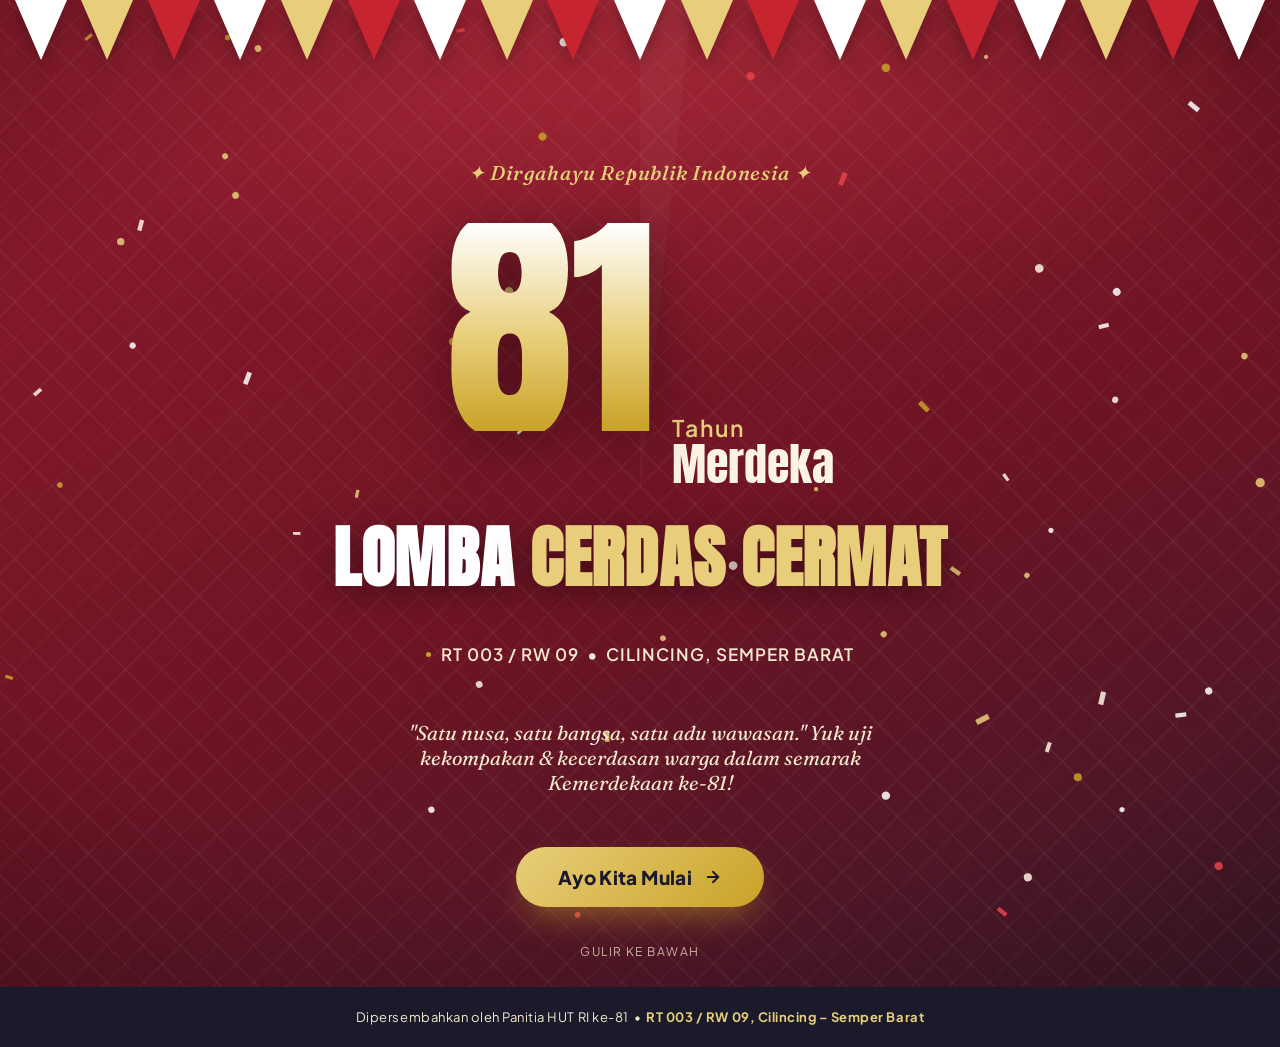
<file: cerdascermat/mulai.html>
<!DOCTYPE html>
<html lang="id">
<head>
<meta charset="UTF-8">
<meta name="viewport" content="width=device-width, initial-scale=1.0">
<title>Cerdas Cermat • HUT RI ke-81 • RT 003/RW 09 Cilincing Semper Barat</title>
<link rel="stylesheet" href="style.css">
</head>
<body>

<section class="jumbotron">
  <div class="batik-wash"></div>
  <div class="rays"></div>

  <!-- bunting garland, generated by JS for consistent spacing -->
  <div class="bunting" id="bunting"></div>

  <canvas id="confetti-canvas"></canvas>

  <div class="jumbotron-content">
    <p class="eyebrow">✦ Dirgahayu Republik Indonesia ✦</p>

    <div class="hero-number-row">
      <span class="hero-number">81</span>
      <span class="hero-number-suffix">
        <span class="small">Tahun</span>
        <span>Merdeka</span>
      </span>
    </div>

    <h1 class="hero-title">LOMBA <span class="accent">CERDAS CERMAT</span></h1>

    <p class="hero-location">
      <span class="dot"></span> RT 003 / RW 09 &nbsp;•&nbsp; Cilincing, Semper Barat
    </p>

    <p class="hero-tagline">
      "Satu nusa, satu bangsa, satu adu wawasan." Yuk uji kekompakan &amp; kecerdasan warga dalam semarak Kemerdekaan ke-81!
    </p>

    <a href="cerdas-cermat.html" class="cta-btn">
      Ayo Kita Mulai
      <svg class="arrow" width="18" height="18" viewBox="0 0 24 24" fill="none" stroke="currentColor" stroke-width="2.5" stroke-linecap="round" stroke-linejoin="round"><line x1="5" y1="12" x2="19" y2="12"/><polyline points="12 5 19 12 12 19"/></svg>
    </a>
  </div>

  <div class="scroll-cue">Gulir ke bawah</div>
</section>

<footer class="landing-footer">
  Dipersembahkan oleh Panitia HUT RI ke-81 &nbsp;•&nbsp; <strong>RT 003 / RW 09, Cilincing – Semper Barat</strong>
</footer>

<script src="script.js"></script>
</body>
</html>
</file>
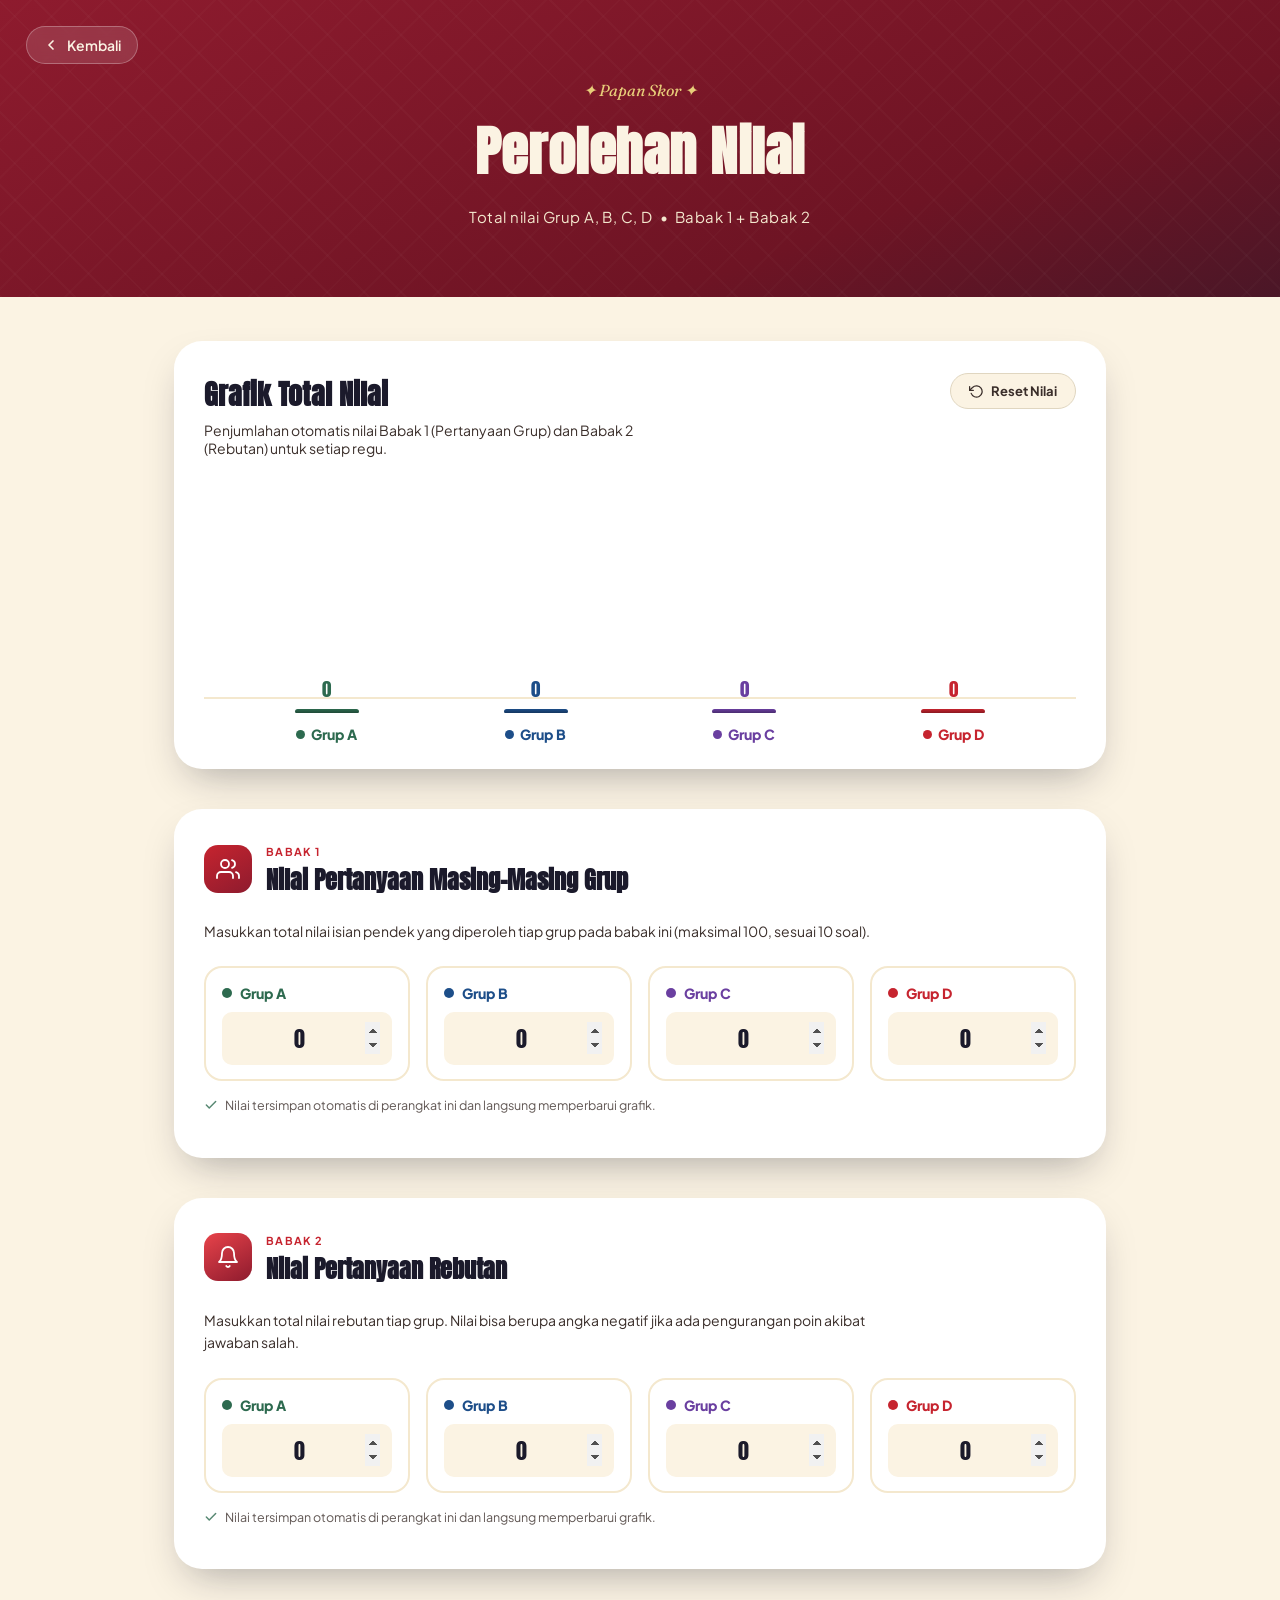
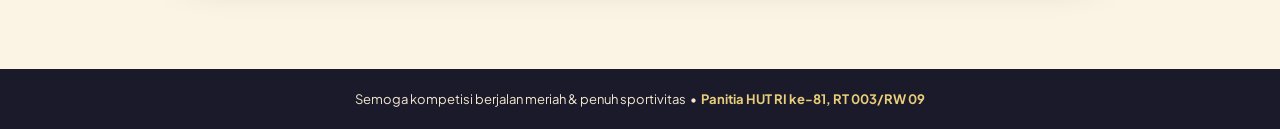
<file: cerdascermat/nilai.html>
<!DOCTYPE html>
<html lang="id">
<head>
<meta charset="UTF-8">
<meta name="viewport" content="width=device-width, initial-scale=1.0">
<title>Papan Nilai • HUT RI ke-81 • RT 003/RW 09</title>
<link rel="stylesheet" href="style.css">
<link rel="stylesheet" href="grup.css">
<link rel="stylesheet" href="nilai.css">
</head>
<body>

<header class="page-header">
  <div class="batik-wash"></div>
  <a href="cerdas-cermat.html" class="back-link">
    <svg width="16" height="16" viewBox="0 0 24 24" fill="none" stroke="currentColor" stroke-width="2.5" stroke-linecap="round" stroke-linejoin="round"><polyline points="15 18 9 12 15 6"/></svg>
    Kembali
  </a>
  <div class="page-header-content">
    <p class="page-eyebrow">✦ Papan Skor ✦</p>
    <h1 class="page-title">Perolehan Nilai</h1>
    <p class="page-subtitle">Total nilai Grup A, B, C, D &nbsp;•&nbsp; Babak 1 + Babak 2</p>
  </div>
</header>

<main class="nilai-shell">

  <!-- CHART -->
  <section class="chart-card">
    <div class="chart-card-head">
      <div>
        <h2>Grafik Total Nilai</h2>
        <p>Penjumlahan otomatis nilai Babak 1 (Pertanyaan Grup) dan Babak 2 (Rebutan) untuk setiap regu.</p>
      </div>
      <button class="reset-btn" id="reset-nilai-btn" type="button">
        <svg viewBox="0 0 24 24" fill="none" stroke="currentColor" stroke-width="2" stroke-linecap="round" stroke-linejoin="round"><polyline points="1 4 1 10 7 10"/><path d="M3.51 15a9 9 0 1 0 2.13-9.36L1 10"/></svg>
        Reset Nilai
      </button>
    </div>

    <div class="chart-area">
      <div class="chart-col" data-g="A">
        <svg class="chart-crown" data-g="A" viewBox="0 0 24 24" stroke-width="1.5"><path d="M3 8l4 3 5-6 5 6 4-3-2 10H5L3 8z"/></svg>
        <span class="chart-value" data-g="A">0</span>
        <div class="chart-bar" data-g="A"></div>
        <span class="chart-label"><span class="swatch"></span>Grup A</span>
      </div>
      <div class="chart-col" data-g="B">
        <svg class="chart-crown" data-g="B" viewBox="0 0 24 24" stroke-width="1.5"><path d="M3 8l4 3 5-6 5 6 4-3-2 10H5L3 8z"/></svg>
        <span class="chart-value" data-g="B">0</span>
        <div class="chart-bar" data-g="B"></div>
        <span class="chart-label"><span class="swatch"></span>Grup B</span>
      </div>
      <div class="chart-col" data-g="C">
        <svg class="chart-crown" data-g="C" viewBox="0 0 24 24" stroke-width="1.5"><path d="M3 8l4 3 5-6 5 6 4-3-2 10H5L3 8z"/></svg>
        <span class="chart-value" data-g="C">0</span>
        <div class="chart-bar" data-g="C"></div>
        <span class="chart-label"><span class="swatch"></span>Grup C</span>
      </div>
      <div class="chart-col" data-g="D">
        <svg class="chart-crown" data-g="D" viewBox="0 0 24 24" stroke-width="1.5"><path d="M3 8l4 3 5-6 5 6 4-3-2 10H5L3 8z"/></svg>
        <span class="chart-value" data-g="D">0</span>
        <div class="chart-bar" data-g="D"></div>
        <span class="chart-label"><span class="swatch"></span>Grup D</span>
      </div>
    </div>
  </section>

  <!-- SECTION 1: Nilai Babak 1 -->
  <section class="score-section babak-1">
    <div class="score-section-head">
      <div class="score-section-icon">
        <svg viewBox="0 0 24 24" fill="none" stroke-width="1.8" stroke-linecap="round" stroke-linejoin="round"><path d="M17 21v-2a4 4 0 0 0-4-4H5a4 4 0 0 0-4 4v2"/><circle cx="9" cy="7" r="4"/><path d="M23 21v-2a4 4 0 0 0-3-3.87"/><path d="M16 3.13a4 4 0 0 1 0 7.75"/></svg>
      </div>
      <div>
        <span class="score-section-label">Babak 1</span>
        <h3 class="score-section-title">Nilai Pertanyaan Masing-Masing Grup</h3>
      </div>
    </div>
    <p class="score-section-desc">Masukkan total nilai isian pendek yang diperoleh tiap grup pada babak ini (maksimal 100, sesuai 10 soal).</p>

    <div class="score-grid">
      <div class="score-field" data-g="A">
        <label class="score-field-label"><span class="swatch"></span>Grup A</label>
        <input type="number" inputmode="numeric" min="0" max="100" step="5" data-babak="babak1" data-g="A" aria-label="Nilai Babak 1 Grup A">
      </div>
      <div class="score-field" data-g="B">
        <label class="score-field-label"><span class="swatch"></span>Grup B</label>
        <input type="number" inputmode="numeric" min="0" max="100" step="5" data-babak="babak1" data-g="B" aria-label="Nilai Babak 1 Grup B">
      </div>
      <div class="score-field" data-g="C">
        <label class="score-field-label"><span class="swatch"></span>Grup C</label>
        <input type="number" inputmode="numeric" min="0" max="100" step="5" data-babak="babak1" data-g="C" aria-label="Nilai Babak 1 Grup C">
      </div>
      <div class="score-field" data-g="D">
        <label class="score-field-label"><span class="swatch"></span>Grup D</label>
        <input type="number" inputmode="numeric" min="0" max="100" step="5" data-babak="babak1" data-g="D" aria-label="Nilai Babak 1 Grup D">
      </div>
    </div>

    <p class="save-hint">
      <svg viewBox="0 0 24 24" fill="none" stroke="currentColor" stroke-width="2.5" stroke-linecap="round" stroke-linejoin="round"><polyline points="20 6 9 17 4 12"/></svg>
      Nilai tersimpan otomatis di perangkat ini dan langsung memperbarui grafik.
    </p>
  </section>

  <!-- SECTION 2: Nilai Babak 2 -->
  <section class="score-section babak-2">
    <div class="score-section-head">
      <div class="score-section-icon">
        <svg viewBox="0 0 24 24" fill="none" stroke-width="1.8" stroke-linecap="round" stroke-linejoin="round"><path d="M18 8A6 6 0 0 0 6 8c0 7-3 9-3 9h18s-3-2-3-9"/><path d="M13.73 21a2 2 0 0 1-3.46 0"/></svg>
      </div>
      <div>
        <span class="score-section-label">Babak 2</span>
        <h3 class="score-section-title">Nilai Pertanyaan Rebutan</h3>
      </div>
    </div>
    <p class="score-section-desc">Masukkan total nilai rebutan tiap grup. Nilai bisa berupa angka negatif jika ada pengurangan poin akibat jawaban salah.</p>

    <div class="score-grid">
      <div class="score-field" data-g="A">
        <label class="score-field-label"><span class="swatch"></span>Grup A</label>
        <input type="number" inputmode="numeric" step="5" data-babak="babak2" data-g="A" aria-label="Nilai Babak 2 Grup A">
      </div>
      <div class="score-field" data-g="B">
        <label class="score-field-label"><span class="swatch"></span>Grup B</label>
        <input type="number" inputmode="numeric" step="5" data-babak="babak2" data-g="B" aria-label="Nilai Babak 2 Grup B">
      </div>
      <div class="score-field" data-g="C">
        <label class="score-field-label"><span class="swatch"></span>Grup C</label>
        <input type="number" inputmode="numeric" step="5" data-babak="babak2" data-g="C" aria-label="Nilai Babak 2 Grup C">
      </div>
      <div class="score-field" data-g="D">
        <label class="score-field-label"><span class="swatch"></span>Grup D</label>
        <input type="number" inputmode="numeric" step="5" data-babak="babak2" data-g="D" aria-label="Nilai Babak 2 Grup D">
      </div>
    </div>

    <p class="save-hint">
      <svg viewBox="0 0 24 24" fill="none" stroke="currentColor" stroke-width="2.5" stroke-linecap="round" stroke-linejoin="round"><polyline points="20 6 9 17 4 12"/></svg>
      Nilai tersimpan otomatis di perangkat ini dan langsung memperbarui grafik.
    </p>
  </section>

</main>

<footer class="page2-footer">
  Semoga kompetisi berjalan meriah &amp; penuh sportivitas &nbsp;•&nbsp; <strong>Panitia HUT RI ke-81, RT 003/RW 09</strong>
</footer>

<div id="toast">
  <svg viewBox="0 0 24 24" fill="none" stroke="currentColor" stroke-width="2.5" stroke-linecap="round" stroke-linejoin="round"><path d="M12 2l2.4 7.2H22l-6 4.6 2.3 7.2L12 16.4 5.7 21l2.3-7.2-6-4.6h7.6z"/></svg>
  <span id="toast-text"></span>
</div>

<script src="script.js"></script>
<script src="nilai.js"></script>
</body>
</html>
</file>
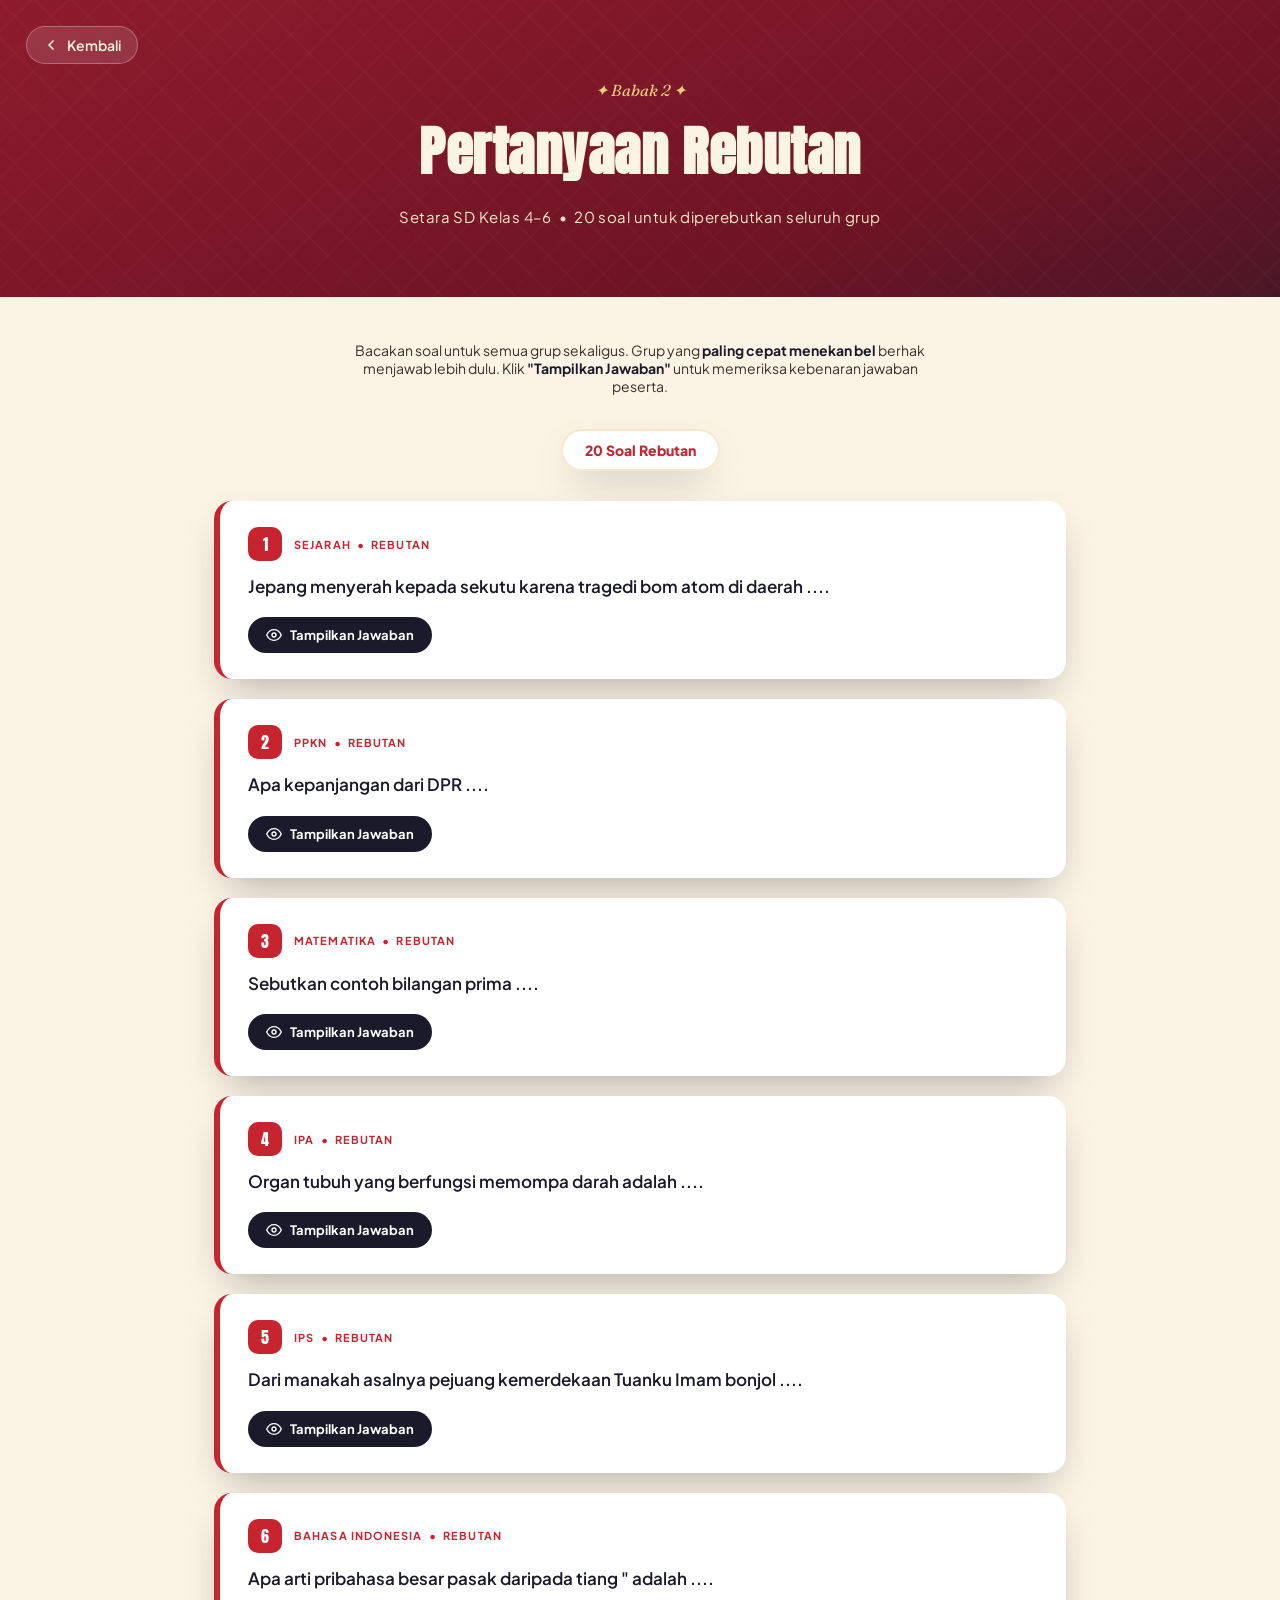
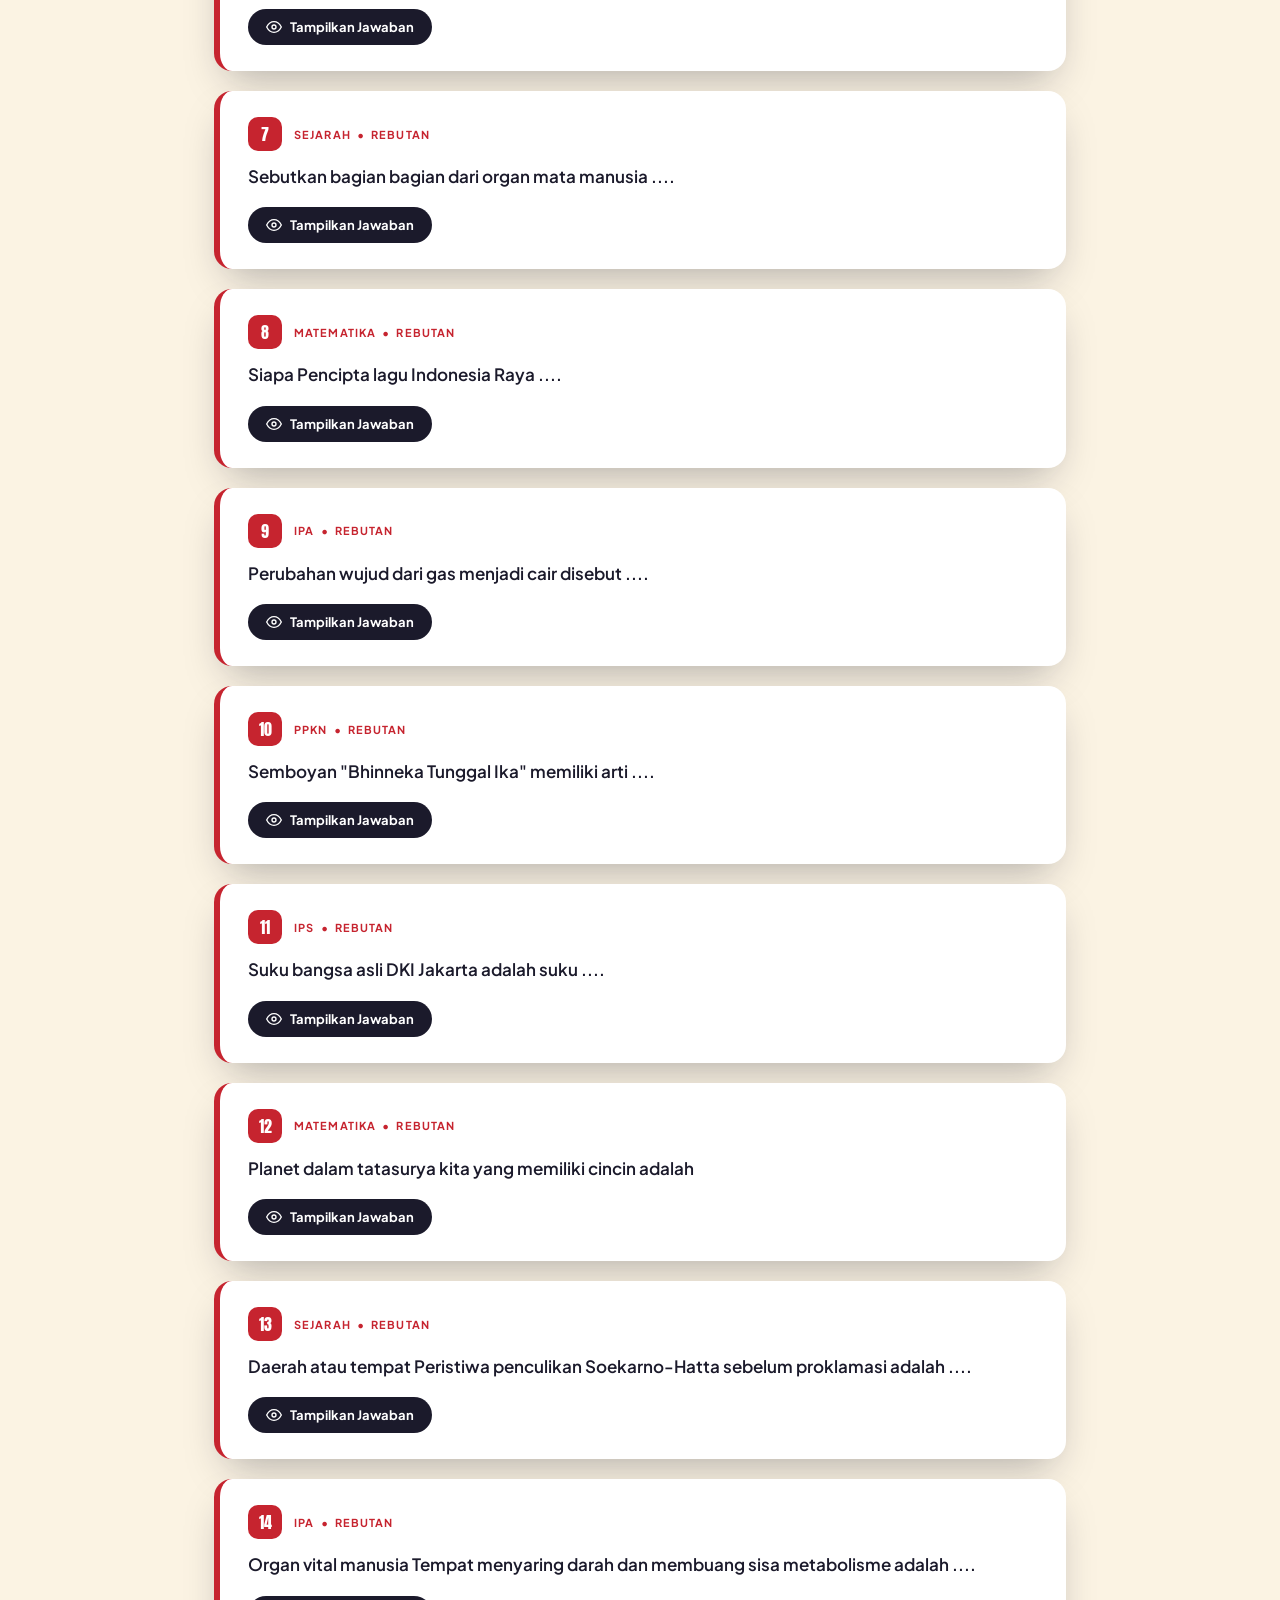
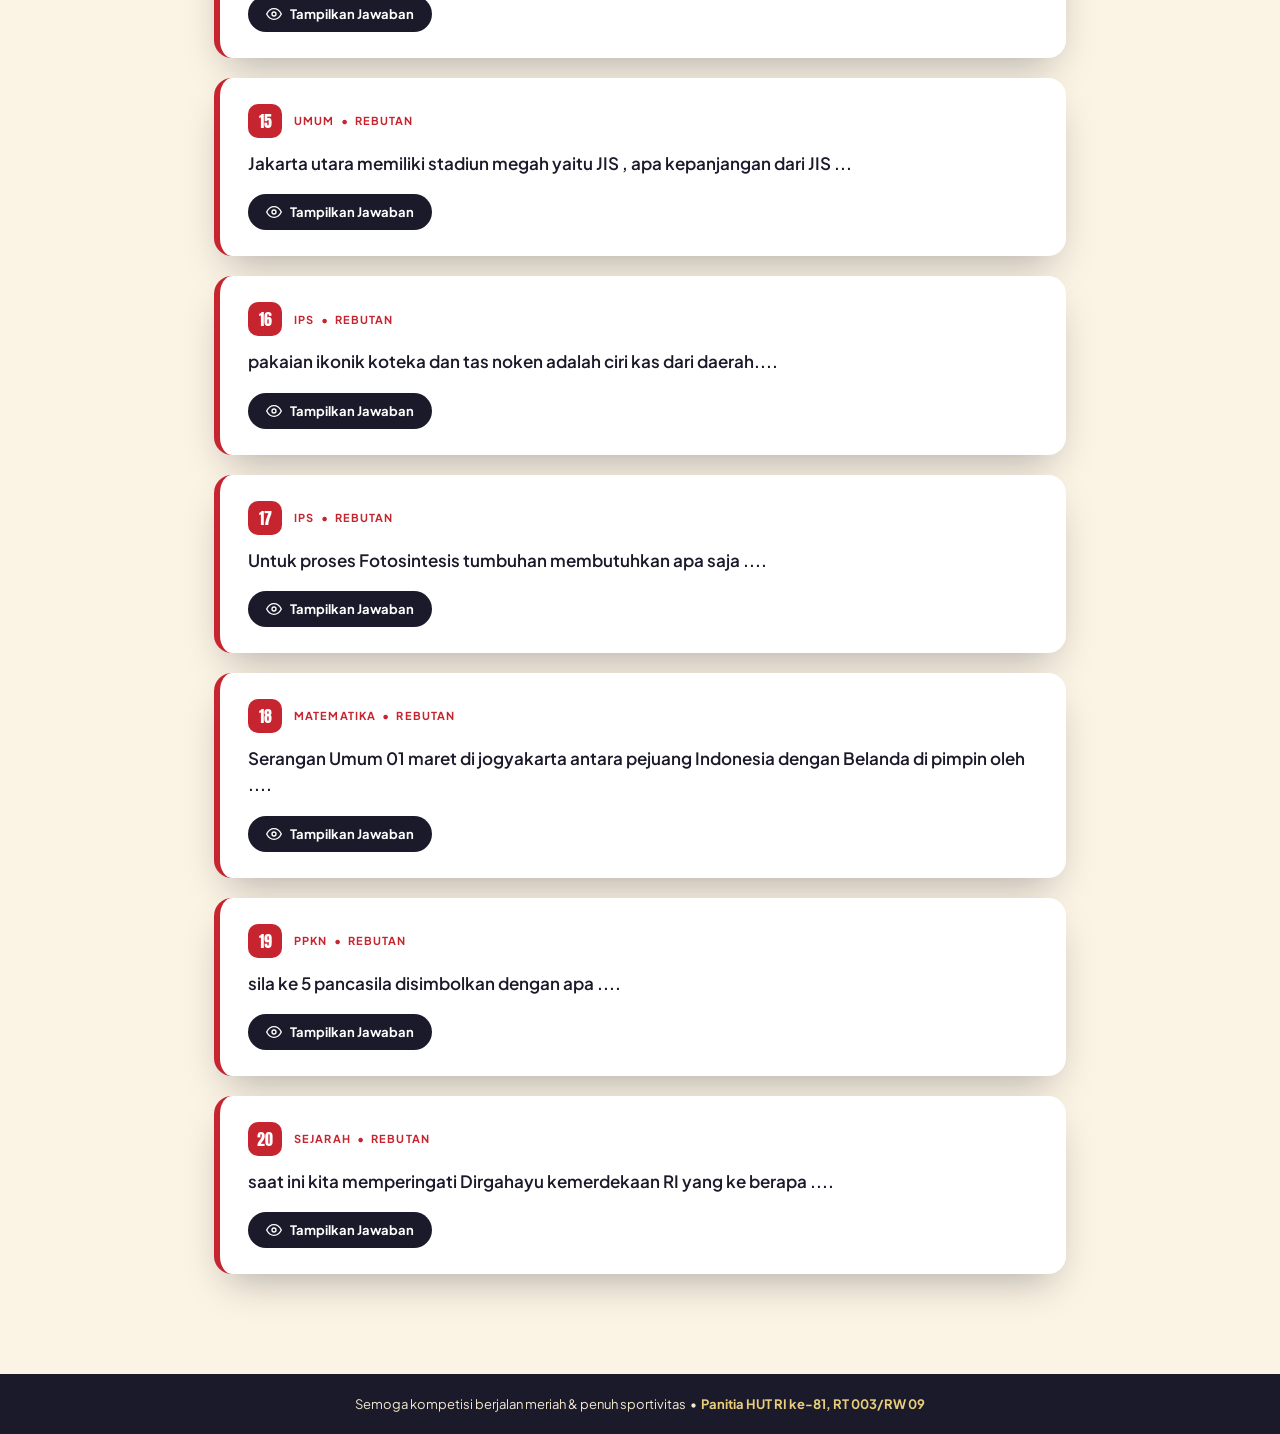
<file: cerdascermat/rebutan.html>
<!DOCTYPE html>
<html lang="id">
<head>
<meta charset="UTF-8">
<meta name="viewport" content="width=device-width, initial-scale=1.0">
<title>Babak 2: Pertanyaan Rebutan • HUT RI ke-81 • RT 003/RW 09</title>
<link rel="stylesheet" href="style.css">
<link rel="stylesheet" href="grup.css">
<link rel="stylesheet" href="rebutan.css">
</head>
<body>

<header class="page-header">
  <div class="batik-wash"></div>
  <a href="cerdas-cermat.html" class="back-link">
    <svg width="16" height="16" viewBox="0 0 24 24" fill="none" stroke="currentColor" stroke-width="2.5" stroke-linecap="round" stroke-linejoin="round"><polyline points="15 18 9 12 15 6"/></svg>
    Kembali
  </a>
  <div class="page-header-content">
    <p class="page-eyebrow">✦ Babak 2 ✦</p>
    <h1 class="page-title">Pertanyaan Rebutan</h1>
    <p class="page-subtitle">Setara SD Kelas 4–6 &nbsp;•&nbsp; 20 soal untuk diperebutkan seluruh grup</p>
  </div>
</header>

<main class="rebutan-shell">
  <p class="rebutan-intro">Bacakan soal untuk semua grup sekaligus. Grup yang <strong>paling cepat menekan bel</strong> berhak menjawab lebih dulu. Klik <strong>"Tampilkan Jawaban"</strong> untuk memeriksa kebenaran jawaban peserta.</p>

  <div class="rebutan-counter"><span>20 Soal Rebutan</span></div>

  <div id="rebutan-list"></div>
</main>

<footer class="page2-footer">
  Semoga kompetisi berjalan meriah &amp; penuh sportivitas &nbsp;•&nbsp; <strong>Panitia HUT RI ke-81, RT 003/RW 09</strong>
</footer>

<script src="script.js"></script>
<script src="rebutan.js"></script>
</body>
</html>
</file>
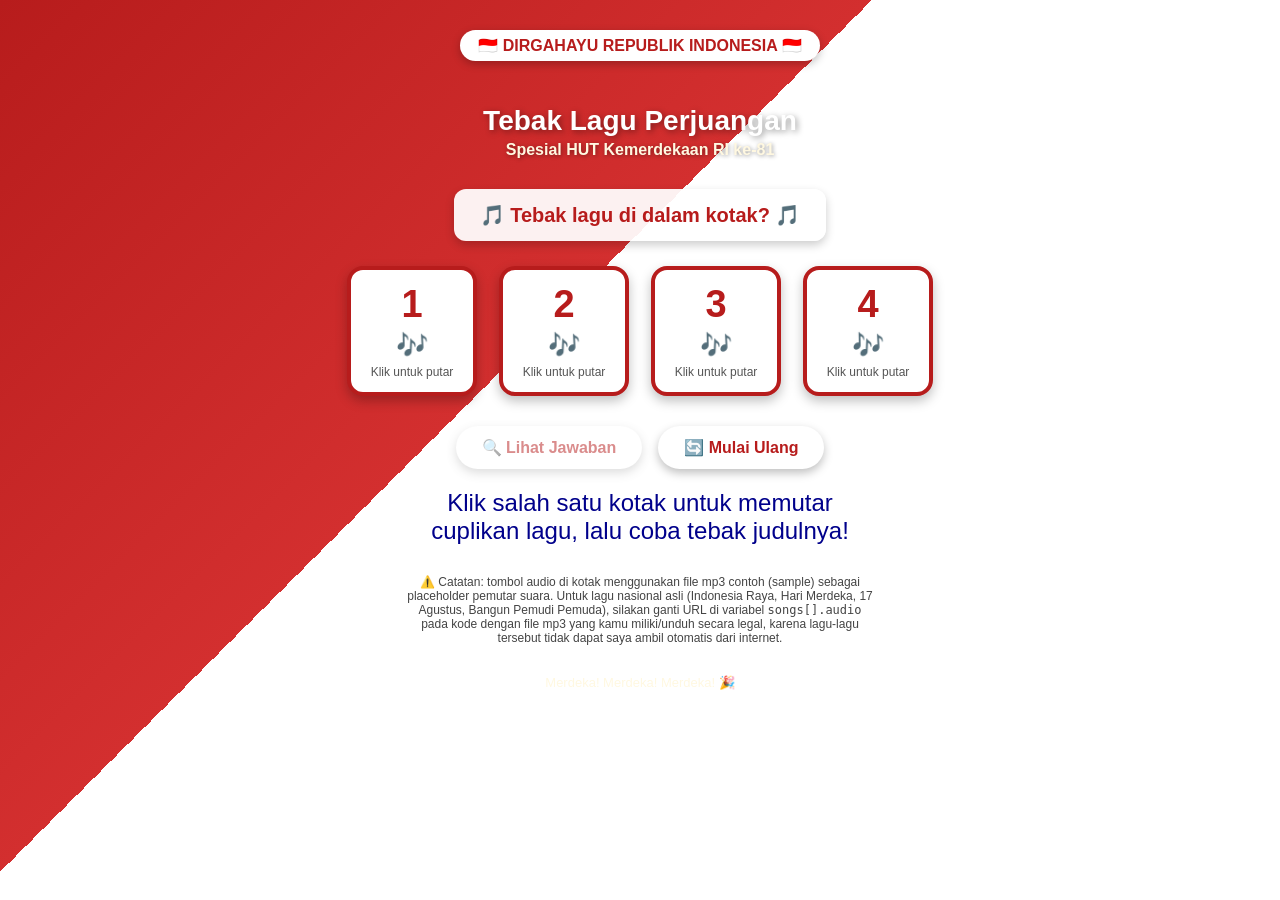
<file: cerdascermat/tebak_lagu.html>
<!DOCTYPE html>
<html lang="id">
<head>
<meta charset="UTF-8">
<title>Tebak Lagu - HUT Kemerdekaan RI ke-81</title>
<style>
  * { box-sizing: border-box; }
  body {
    margin: 0;
    font-family: 'Segoe UI', Arial, sans-serif;
    background: linear-gradient(135deg, #b71c1c 0%, #d32f2f 40%, #ffffff 40%, #ffffff 100%);
    min-height: 100vh;
    display: flex;
    flex-direction: column;
    align-items: center;
    padding: 30px 15px;
  }
  h1 {
    color: #ffffff;
    text-shadow: 2px 2px 6px rgba(0,0,0,0.4);
    text-align: center;
    margin-bottom: 4px;
    font-size: 28px;
  }
  .subtitle {
    color: #fff8e1;
    text-shadow: 1px 1px 4px rgba(0,0,0,0.4);
    margin-bottom: 30px;
    font-weight: bold;
  }
  .badge {
    background: #fff;
    color: #b71c1c;
    border-radius: 20px;
    padding: 6px 18px;
    font-weight: bold;
    margin-bottom: 25px;
    box-shadow: 0 3px 8px rgba(0,0,0,0.25);
  }
  .question {
    background: #ffffffee;
    color: #b71c1c;
    font-size: 20px;
    font-weight: bold;
    padding: 14px 26px;
    border-radius: 12px;
    margin-bottom: 25px;
    box-shadow: 0 4px 10px rgba(0,0,0,0.2);
  }
  .boxes {
    display: flex;
    flex-wrap: wrap;
    justify-content: center;
    gap: 22px;
    margin-bottom: 30px;
  }
  .box {
    width: 130px;
    height: 130px;
    background: #ffffff;
    border: 4px solid #b71c1c;
    border-radius: 16px;
    display: flex;
    flex-direction: column;
    align-items: center;
    justify-content: center;
    cursor: pointer;
    transition: transform 0.2s, box-shadow 0.2s;
    box-shadow: 0 5px 12px rgba(0,0,0,0.25);
    user-select: none;
    position: relative;
  }
  .box:hover {
    transform: translateY(-6px) scale(1.04);
    box-shadow: 0 10px 18px rgba(0,0,0,0.3);
  }
  .box.active {
    background: #ffe082;
    border-color: #f57f17;
  }
  .box .num {
    font-size: 38px;
    font-weight: 900;
    color: #b71c1c;
  }
  .box .icon {
    font-size: 26px;
    margin-top: 4px;
  }
  .box .label {
    font-size: 12px;
    color: #555;
    margin-top: 4px;
  }
  .box.revealed .label {
    font-weight: bold;
    color: #b71c1c;
  }
  .controls {
    display: flex;
    gap: 16px;
    flex-wrap: wrap;
    justify-content: center;
    margin-bottom: 20px;
  }
  button.action {
    background: #ffffff;
    color: #b71c1c;
    border: none;
    padding: 12px 26px;
    border-radius: 30px;
    font-size: 16px;
    font-weight: bold;
    cursor: pointer;
    box-shadow: 0 4px 10px rgba(0,0,0,0.25);
    transition: transform 0.15s;
  }
  button.action:hover { transform: translateY(-3px); }
  button.action:disabled {
    opacity: 0.5;
    cursor: not-allowed;
  }
  #status {
    color: darkblue;
    font-family: 'Poppins', sans-serif;
    font-size: 24px;
    min-height: 22px;
    text-align: center;
    max-width: 480px;
  }
  .note {
    margin-top: 20px;
    background: #ffffffcc;
    color: #444;
    font-size: 12px;
    padding: 10px 16px;
    border-radius: 10px;
    max-width: 500px;
    text-align: center;
  }
  .footer {
    margin-top: 20px;
    color: #fff8e1;
    font-size: 13px;
    text-align: center;
  }
</style>
</head>
<body>

<div class="badge">🇮🇩 DIRGAHAYU REPUBLIK INDONESIA 🇮🇩</div>
<h1>Tebak Lagu Perjuangan</h1>
<div class="subtitle">Spesial HUT Kemerdekaan RI ke-81</div>

<div class="question">🎵 Tebak lagu di dalam kotak? 🎵</div>

<div class="boxes" id="boxes"></div>

<div class="controls">
  <button class="action" id="answerBtn">🔍 Lihat Jawaban</button>
  <button class="action" id="resetBtn">🔄 Mulai Ulang</button>
</div>

<div id="status">Klik salah satu kotak untuk memutar cuplikan lagu, lalu coba tebak judulnya!</div>

<div class="note">
  ⚠️ Catatan: tombol audio di kotak menggunakan file mp3 contoh (sample) sebagai placeholder pemutar suara.
  Untuk lagu nasional asli (Indonesia Raya, Hari Merdeka, 17 Agustus, Bangun Pemudi Pemuda), silakan ganti
  URL di variabel <code>songs[].audio</code> pada kode dengan file mp3 yang kamu miliki/unduh secara legal,
  karena lagu-lagu tersebut tidak dapat saya ambil otomatis dari internet.
</div>

<div class="footer">Merdeka! Merdeka! Merdeka! 🎉</div>

<audio id="player"></audio>

<script>
  // Data lagu bertema HUT Kemerdekaan RI ke-81
  // Urutan kotak TETAP sesuai urutan di sini (kotak 1 = lagu index 0, dst.)
  // Ganti "audio" dengan link mp3 asli (lokal/legal) jika tersedia.
  const songs = [

    {
      title: "Bangun Pemudi Pemuda",
      composer: "Alfred Simanjuntak",
      audio: "lagu1.mp3"
    },

    {
      title: "Hari Merdeka (17 Agustus Tahun 45)",
      composer: "H. Mutahar",
      audio: "lagu2.mp3"
    },

    {
      title: "Garuda pancasila",
      composer: "Sudharnoto",
      audio: "lagu3.mp3"
    },

  
    {
      title: "Dari sabang sampai merauke",
      composer: "R. Suharjo",
      audio: "lagu4.mp3"
    }
  ];

  // Urutan kotak sekarang tetap (tidak diacak) — kotak N selalu berisi songs[N-1]
  const order = songs;
  let activeIndex = null;
  let revealed = false;

  const boxesEl = document.getElementById('boxes');
  const statusEl = document.getElementById('status');
  const answerBtn = document.getElementById('answerBtn');
  const resetBtn = document.getElementById('resetBtn');
  const player = document.getElementById('player');

  function buildBoxes() {
    activeIndex = null;
    revealed = false;
    boxesEl.innerHTML = '';
    statusEl.textContent = 'Klik salah satu kotak untuk memutar cuplikan lagu, lalu coba tebak judulnya!';
    answerBtn.disabled = true;
    player.pause();
    player.currentTime = 0;

    order.forEach((song, idx) => {
      const box = document.createElement('div');
      box.className = 'box';
      box.dataset.idx = idx;
      box.innerHTML = `
        <div class="num">${idx + 1}</div>
        <div class="icon">🎶</div>
        <div class="label">Klik untuk putar</div>
      `;
      box.addEventListener('click', () => playSong(idx, box));
      boxesEl.appendChild(box);
    });
  }

  function playSong(idx, box) {
    document.querySelectorAll('.box').forEach(b => b.classList.remove('active'));
    box.classList.add('active');
    activeIndex = idx;
    revealed = false;
    answerBtn.disabled = false;
    answerBtn.textContent = '🔍 Lihat Jawaban';

    document.querySelectorAll('.box').forEach(b => {
      b.classList.remove('revealed');
      b.querySelector('.label').textContent = (parseInt(b.dataset.idx) === idx) ? 'Sedang diputar...' : 'Klik untuk putar';
    });

    player.src = order[idx].audio;
    player.play().catch(() => {
      statusEl.textContent = 'Audio tidak bisa diputar otomatis. Klik tombol play pada pemutar atau coba lagi.';
    });

    statusEl.textContent = `Memutar lagu di kotak ${idx + 1}... Coba tebak judulnya, lalu klik "Lihat Jawaban".`;
  }

  answerBtn.addEventListener('click', () => {
    if (activeIndex === null) return;
    const song = order[activeIndex];
    const box = document.querySelector(`.box[data-idx="${activeIndex}"]`);
    box.classList.add('revealed');
    box.querySelector('.label').textContent = song.title;
    statusEl.textContent = `✅ Jawaban kotak ${activeIndex + 1}: "${song.title}" — Cipt. ${song.composer}`;
    revealed = true;
  });

  resetBtn.addEventListener('click', buildBoxes);

  buildBoxes();
</script>

</body>
</html>
</file>
<file: cerdascermat/style.css>
/* =========================================================
   CERDAS CERMAT — HUT RI KE-81 — RT 003 / RW 09
   Cilincing, Semper Barat
   ========================================================= */

@import url('https://fonts.googleapis.com/css2?family=Anton&family=Fraunces:ital,opsz,wght@0,9..144,400;0,9..144,600;1,9..144,500&family=Plus+Jakarta+Sans:wght@400;500;600;700;800&display=swap');

:root{
  --red-deep:   #8E1B2E;
  --red-bright: #C6242F;
  --red-glow:   #E8434A;
  --cream:      #FBF3E3;
  --cream-2:    #F4E8CE;
  --gold:       #C9A227;
  --gold-light: #E8CE7A;
  --ink:        #1B1A2B;
  --ink-soft:   #3A2E2A;
  --white:      #FFFFFF;

  --font-display: 'Anton', sans-serif;
  --font-accent:  'Fraunces', serif;
  --font-body:    'Plus Jakarta Sans', sans-serif;

  --radius-lg: 28px;
  --radius-md: 18px;
  --radius-sm: 10px;

  --shadow-card: 0 18px 40px -14px rgba(27,26,43,0.35);
}

*, *::before, *::after{ box-sizing:border-box; }

html{ scroll-behavior:smooth; }

body{
  margin:0;
  font-family: var(--font-body);
  color: var(--ink);
  background: var(--cream);
  -webkit-font-smoothing: antialiased;
  overflow-x:hidden;
}

@media (prefers-reduced-motion: reduce){
  *{ animation-duration: 0.01ms !important; animation-iteration-count: 1 !important; transition-duration: 0.01ms !important; scroll-behavior:auto !important; }
}

a{ color:inherit; text-decoration:none; }
button{ font-family: inherit; cursor:pointer; }

/* focus visibility */
a:focus-visible, button:focus-visible{
  outline: 3px solid var(--gold);
  outline-offset: 3px;
  border-radius: 6px;
}

/* =========================================================
   BATIK / PARANG TEXTURE (used as background wash)
   ========================================================= */
.batik-wash{
  position:absolute; inset:0;
  background-image:
    repeating-linear-gradient(45deg, rgba(255,255,255,0.045) 0 2px, transparent 2px 26px),
    repeating-linear-gradient(-45deg, rgba(255,255,255,0.035) 0 2px, transparent 2px 26px);
  pointer-events:none;
}

/* =========================================================
   BUNTING GARLAND (umbul-umbul segitiga)
   ========================================================= */
.bunting{
  position:absolute;
  top:0; left:0; right:0;
  height:120px;
  display:flex;
  justify-content:space-evenly;
  align-items:flex-start;
  pointer-events:none;
  z-index:3;
}
.bunting .flag{
  width:0; height:0;
  border-left: 26px solid transparent;
  border-right: 26px solid transparent;
  border-top: 60px solid var(--white);
  transform-origin: top center;
  animation: sway 3.4s ease-in-out infinite;
  filter: drop-shadow(0 6px 8px rgba(0,0,0,0.25));
}
.bunting .flag:nth-child(3n+1){ border-top-color: var(--white); animation-delay: -0.2s; }
.bunting .flag:nth-child(3n+2){ border-top-color: var(--gold-light); animation-delay: -1.1s; }
.bunting .flag:nth-child(3n){ border-top-color: var(--red-bright); animation-delay: -2s; }

@keyframes sway{
  0%,100%{ transform: rotate(-6deg); }
  50%{ transform: rotate(6deg); }
}

/* =========================================================
   LANDING — JUMBOTRON
   ========================================================= */
.jumbotron{
  position:relative;
  min-height:100svh;
  display:flex;
  flex-direction:column;
  align-items:center;
  justify-content:center;
  text-align:center;
  padding: 140px 24px 80px;
  overflow:hidden;
  background:
    radial-gradient(ellipse 90% 60% at 50% 0%, rgba(232,67,74,0.35), transparent 60%),
    linear-gradient(160deg, var(--red-deep) 0%, #6E1424 55%, var(--ink) 130%);
  color: var(--cream);
  isolation:isolate;
}

.jumbotron::after{
  /* vignette */
  content:"";
  position:absolute; inset:0;
  background: radial-gradient(ellipse 120% 90% at 50% 50%, transparent 45%, rgba(0,0,0,0.45) 100%);
  z-index:1; pointer-events:none;
}

.rays{
  position:absolute; inset:-10%;
  background: conic-gradient(from 0deg, rgba(255,255,255,0.05) 0deg 6deg, transparent 6deg 18deg);
  animation: spin-slow 60s linear infinite;
  z-index:0;
  opacity:.6;
}
@keyframes spin-slow{ to{ transform: rotate(360deg); } }

#confetti-canvas{
  position:absolute; inset:0;
  width:100%; height:100%;
  z-index:2;
  pointer-events:none;
}

.jumbotron-content{
  position:relative;
  z-index:4;
  max-width: 880px;
  display:flex;
  flex-direction:column;
  align-items:center;
  gap:18px;
}

.eyebrow{
  font-family: var(--font-accent);
  font-style:italic;
  font-weight:500;
  font-size: clamp(15px,2vw,20px);
  letter-spacing:.04em;
  color: var(--gold-light);
  opacity:0;
  animation: rise 0.9s 0.15s ease forwards;
}

.hero-number-row{
  display:flex;
  align-items:baseline;
  gap: 18px;
  opacity:0;
  animation: rise 1s 0.3s ease forwards;
}

.hero-number{
  font-family: var(--font-display);
  font-size: clamp(110px, 24vw, 260px);
  line-height:.8;
  letter-spacing: -0.01em;
  background: linear-gradient(180deg, var(--white) 0%, var(--gold-light) 55%, var(--gold) 100%);
  -webkit-background-clip: text;
  background-clip:text;
  color: transparent;
  filter: drop-shadow(0 10px 28px rgba(0,0,0,0.35));
}

.hero-number-suffix{
  font-family: var(--font-display);
  font-size: clamp(28px, 4.4vw, 46px);
  color: var(--cream);
  text-align:left;
  line-height:1.05;
}
.hero-number-suffix span{ display:block; }
.hero-number-suffix .small{ font-family: var(--font-body); font-weight:600; font-size:.5em; color: var(--gold-light); letter-spacing:.08em; }

.hero-title{
  font-family: var(--font-display);
  font-size: clamp(34px, 6.4vw, 68px);
  letter-spacing: .01em;
  margin:0;
  color: var(--white);
  text-shadow: 0 8px 30px rgba(0,0,0,0.4);
  opacity:0;
  animation: rise 1s 0.45s ease forwards;
}
.hero-title .accent{ color: var(--gold-light); }

.hero-location{
  font-family: var(--font-body);
  font-weight:600;
  font-size: clamp(14px, 2vw, 17px);
  letter-spacing:.06em;
  text-transform:uppercase;
  color: var(--cream-2);
  opacity:0;
  animation: rise 1s 0.6s ease forwards;
  display:flex;
  align-items:center;
  gap:10px;
}
.hero-location .dot{ width:5px; height:5px; border-radius:50%; background: var(--gold); }

.hero-tagline{
  font-family: var(--font-accent);
  font-style:italic;
  font-size: clamp(16px, 2.2vw, 20px);
  color: var(--cream-2);
  max-width: 560px;
  opacity:0;
  animation: rise 1s 0.75s ease forwards;
}

@keyframes rise{
  from{ opacity:0; transform: translateY(22px); }
  to{ opacity:1; transform: translateY(0); }
}

.cta-btn{
  position:relative;
  margin-top: 14px;
  padding: 18px 42px;
  border-radius: 999px;
  border: none;
  background: linear-gradient(135deg, var(--gold-light), var(--gold));
  color: var(--ink);
  font-weight:800;
  font-size: clamp(16px, 2vw, 19px);
  letter-spacing:.02em;
  display:inline-flex;
  align-items:center;
  gap:12px;
  box-shadow: 0 16px 34px -10px rgba(201,162,39,0.55);
  opacity:0;
  animation: rise 1s 0.9s ease forwards;
  transition: transform .25s ease, box-shadow .25s ease;
}
.cta-btn:hover{
  transform: translateY(-3px) scale(1.02);
  box-shadow: 0 22px 44px -10px rgba(201,162,39,0.7);
}
.cta-btn:active{ transform: translateY(0) scale(0.98); }
.cta-btn .arrow{ transition: transform .25s ease; }
.cta-btn:hover .arrow{ transform: translateX(5px); }

.scroll-cue{
  position:absolute;
  bottom:28px; left:50%;
  transform:translateX(-50%);
  z-index:4;
  display:flex; flex-direction:column; align-items:center; gap:6px;
  color: var(--cream-2);
  font-size:12px;
  letter-spacing:.12em;
  text-transform:uppercase;
  opacity:.75;
  animation: bob 2.2s ease-in-out infinite;
}
@keyframes bob{ 0%,100%{ transform: translate(-50%,0);} 50%{ transform: translate(-50%,8px);} }

/* Landing footer strip */
.landing-footer{
  background: var(--ink);
  color: var(--cream-2);
  text-align:center;
  padding: 22px 20px;
  font-size: 13px;
  letter-spacing:.04em;
}
.landing-footer strong{ color: var(--gold-light); }

/* =========================================================
   PAGE 2 — CERDAS CERMAT
   ========================================================= */
.page-header{
  position:relative;
  padding: 64px 24px 56px;
  text-align:center;
  color: var(--cream);
  background: linear-gradient(160deg, var(--red-deep), #6E1424 70%, var(--ink) 140%);
  overflow:hidden;
}
.page-header .batik-wash{ opacity:.5; }

.back-link{
  position:absolute;
  top:26px; left:26px;
  z-index:5;
  display:inline-flex;
  align-items:center;
  gap:8px;
  font-weight:600;
  font-size:14px;
  color: var(--cream);
  background: rgba(255,255,255,0.12);
  border:1px solid rgba(255,255,255,0.28);
  padding:9px 16px;
  border-radius:999px;
  backdrop-filter: blur(6px);
  transition: background .2s ease, transform .2s ease;
}
.back-link:hover{ background: rgba(255,255,255,0.22); transform: translateX(-3px); }

.page-header-content{ position:relative; z-index:4; max-width:720px; margin:0 auto; }

.page-eyebrow{
  font-family: var(--font-accent);
  font-style:italic;
  color: var(--gold-light);
  font-size:16px;
  margin-bottom:10px;
}
.page-title{
  font-family: var(--font-display);
  font-size: clamp(32px, 6vw, 54px);
  margin:0 0 10px;
  letter-spacing:.01em;
}
.page-subtitle{
  font-size:15px;
  color: var(--cream-2);
  letter-spacing:.03em;
}

/* section wrapper */
.sections-wrap{
  max-width: 980px;
  margin: 0 auto;
  padding: 56px 24px 100px;
  display:flex;
  flex-direction:column;
  gap:34px;
}

/* horizontal card */
.h-card{
  --accent: var(--red-bright);
  position:relative;
  display:flex;
  align-items:stretch;
  gap:0;
  background: var(--white);
  border-radius: var(--radius-lg);
  box-shadow: var(--shadow-card);
  overflow:hidden;
  opacity:0;
  transform: translateY(38px);
  transition: opacity .7s ease, transform .7s ease, box-shadow .3s ease, translate .3s ease;
}
.h-card.in-view{ opacity:1; transform: translateY(0); }
.h-card:hover{ box-shadow: 0 26px 54px -16px rgba(27,26,43,0.42); translate: 0 -4px; }

.h-card-icon{
  flex: 0 0 190px;
  display:flex;
  align-items:center;
  justify-content:center;
  background: linear-gradient(150deg, var(--accent), color-mix(in srgb, var(--accent) 60%, black));
  position:relative;
  overflow:hidden;
}
.h-card-icon::before{
  content:"";
  position:absolute; inset:0;
  background-image: repeating-linear-gradient(45deg, rgba(255,255,255,0.08) 0 2px, transparent 2px 20px);
}
.h-card-icon svg{
  width:64px; height:64px;
  position:relative; z-index:1;
  stroke: var(--white);
  filter: drop-shadow(0 6px 10px rgba(0,0,0,0.25));
}

.h-card-body{
  flex:1;
  padding: 30px 34px;
  display:flex;
  flex-direction:column;
  gap:10px;
  justify-content:center;
}

.h-card-label{
  font-size:12px;
  font-weight:700;
  letter-spacing:.14em;
  text-transform:uppercase;
  color: var(--accent);
}
.h-card-title{
  font-family: var(--font-display);
  font-size: clamp(22px, 3vw, 30px);
  letter-spacing:.01em;
  color: var(--ink);
  margin:0;
}
.h-card-desc{
  font-size:15px;
  line-height:1.6;
  color: var(--ink-soft);
  max-width: 60ch;
}

.helper-icons{
  display:flex;
  gap:20px;
  margin: 6px 0 4px;
  flex-wrap:wrap;
}
.helper-chip{
  display:flex;
  align-items:center;
  gap:9px;
  background: var(--cream);
  border:1px solid var(--cream-2);
  padding:8px 14px;
  border-radius:999px;
  font-size:13px;
  font-weight:600;
  color: var(--ink-soft);
}
.helper-chip svg{ width:18px; height:18px; stroke: var(--red-bright); flex-shrink:0; }

.h-card-actions{ margin-top:6px; }

.section-btn{
  border:none;
  border-radius:999px;
  padding: 13px 28px;
  font-weight:700;
  font-size:14px;
  letter-spacing:.02em;
  background: var(--ink);
  color: var(--white);
  display:inline-flex;
  align-items:center;
  gap:9px;
  transition: transform .2s ease, background .2s ease, box-shadow .2s ease;
  box-shadow: 0 10px 20px -8px rgba(27,26,43,0.4);
}
.section-btn:hover{ background: var(--accent); transform: translateY(-2px); }
.section-btn:active{ transform: translateY(0); }
.section-btn svg{ width:16px; height:16px; }

/* accents per card */
.h-card.card-1{ --accent:#2D6A4F; }
.h-card.card-2{ --accent: var(--red-bright); }
.h-card.card-3{ --accent: var(--gold); }
.h-card.card-4{ --accent:#1D4E89; }

/* toast */
#toast{
  position:fixed;
  left:50%; bottom:30px;
  transform: translate(-50%, 30px);
  background: var(--ink);
  color: var(--cream);
  padding: 14px 24px;
  border-radius: 999px;
  font-size:14px;
  font-weight:600;
  box-shadow: 0 20px 40px -14px rgba(0,0,0,0.5);
  opacity:0;
  pointer-events:none;
  transition: opacity .3s ease, transform .3s ease;
  z-index:50;
  display:flex; align-items:center; gap:10px;
}
#toast.show{ opacity:1; transform: translate(-50%, 0); }
#toast svg{ width:18px; height:18px; stroke: var(--gold-light); flex-shrink:0; }

.page2-footer{
  background: var(--ink);
  color: var(--cream-2);
  text-align:center;
  padding: 22px 20px;
  font-size: 13px;
}
.page2-footer strong{ color: var(--gold-light); }

/* Responsive */
@media (max-width: 720px){
  .h-card{ flex-direction:column; }
  .h-card-icon{ flex: 0 0 100px; }
  .h-card-body{ padding: 24px 22px; }
  .hero-number-row{ flex-direction:column; align-items:center; gap:4px; }
  .hero-number-suffix{ text-align:center; }
  .bunting .flag{ border-left-width:16px; border-right-width:16px; border-top-width:38px; }
}
</file>
<file: cerdascermat/grup.css>
/* =========================================================
   BABAK 1 — PERTANYAAN MASING-MASING GRUP
   (builds on top of style.css)
   ========================================================= */

:root{
  --group-a: #2D6A4F;
  --group-a-soft: #E4F1EA;
  --group-b: #1D4E89;
  --group-b-soft: #E4EBF5;
  --group-c: #6A3FA0;
  --group-c-soft: #EEE6F6;
  --group-d: #C6242F;
  --group-d-soft: #F8E4E5;
}

.group-shell{
  max-width: 900px;
  margin: 0 auto;
  padding: 44px 24px 100px;
}

/* ---------- Tabs ---------- */
.group-tabs{
  display:flex;
  gap:12px;
  justify-content:center;
  flex-wrap:wrap;
  margin-bottom: 40px;
}
.group-tab{
  --gc: var(--ink);
  --gc-soft: var(--cream-2);
  border:2px solid var(--gc);
  background: var(--white);
  color: var(--gc);
  padding: 14px 26px;
  border-radius: 999px;
  font-weight:800;
  font-size:15px;
  letter-spacing:.02em;
  display:flex;
  align-items:center;
  gap:10px;
  transition: transform .2s ease, background .2s ease, color .2s ease, box-shadow .2s ease;
}
.group-tab .badge-count{
  font-size:11px;
  font-weight:700;
  background: var(--gc-soft);
  color: var(--gc);
  padding:2px 8px;
  border-radius:999px;
}
.group-tab:hover{ transform: translateY(-2px); box-shadow: 0 10px 22px -10px rgba(0,0,0,0.3); }
.group-tab.active{
  background: var(--gc);
  color: var(--white);
}
.group-tab.active .badge-count{ background: rgba(255,255,255,0.25); color: var(--white); }

.group-tab[data-group="A"]{ --gc: var(--group-a); --gc-soft: var(--group-a-soft); }
.group-tab[data-group="B"]{ --gc: var(--group-b); --gc-soft: var(--group-b-soft); }
.group-tab[data-group="C"]{ --gc: var(--group-c); --gc-soft: var(--group-c-soft); }
.group-tab[data-group="D"]{ --gc: var(--group-d); --gc-soft: var(--group-d-soft); }

.group-intro{
  text-align:center;
  color: var(--ink-soft);
  font-size:14px;
  margin: -22px 0 34px;
}
.group-intro strong{ color: var(--ink); }

/* ---------- Question cards ---------- */
#question-list{
  display:flex;
  flex-direction:column;
  gap:20px;
}

.question-card{
  --gc: var(--ink);
  background: var(--white);
  border-radius: var(--radius-md);
  border-left: 6px solid var(--gc);
  box-shadow: var(--shadow-card);
  padding: 26px 28px;
  opacity:0;
  transform: translateY(24px);
  animation: q-rise .55s ease forwards;
}
@keyframes q-rise{ to{ opacity:1; transform:translateY(0); } }

.question-top{
  display:flex;
  align-items:center;
  gap:12px;
  margin-bottom:12px;
}
.question-number{
  flex-shrink:0;
  width:34px; height:34px;
  border-radius:10px;
  background: var(--gc);
  color: var(--white);
  font-family: var(--font-display);
  font-size:16px;
  display:flex; align-items:center; justify-content:center;
}
.question-subject{
  font-size:11px;
  font-weight:700;
  letter-spacing:.1em;
  text-transform:uppercase;
  color: var(--gc);
}

.question-text{
  font-size:17px;
  font-weight:600;
  color: var(--ink);
  line-height:1.55;
  margin: 0 0 18px;
}

.question-actions{
  display:flex;
  flex-wrap:wrap;
  gap:10px;
  align-items:center;
}

.btn-help{
  border:none;
  border-radius:999px;
  padding: 10px 18px;
  font-weight:700;
  font-size:13px;
  display:inline-flex;
  align-items:center;
  gap:8px;
  transition: transform .18s ease, filter .18s ease;
}
.btn-help svg{ width:16px; height:16px; }
.btn-help:hover{ transform: translateY(-2px); filter:brightness(1.06); }
.btn-help:active{ transform: translateY(0); }

.btn-callfriend{
  background: var(--cream-2);
  color: var(--ink-soft);
}
.btn-pg{
  background: var(--gc);
  color: var(--white);
}
.btn-key{
  background: transparent;
  color: var(--ink-soft);
  border: 1.5px dashed #C9BFAE;
  font-weight:600;
}
.btn-key:hover{ border-color: var(--gc); color: var(--gc); }

/* multiple choice reveal */
.mc-options{
  display:none;
  gap:12px;
  margin-top:16px;
  flex-wrap:wrap;
}
.mc-options.show{ display:flex; }
.mc-option{
  flex: 1 1 220px;
  border: 2px solid var(--cream-2);
  background: var(--cream);
  border-radius: var(--radius-sm);
  padding: 14px 16px;
  font-weight:600;
  font-size:14.5px;
  color: var(--ink);
  text-align:left;
  transition: border-color .15s ease, background .15s ease, transform .15s ease;
}
.mc-option:hover:not(:disabled){ border-color: var(--gc); transform: translateY(-2px); }
.mc-option.correct{ background: var(--group-a-soft); border-color: var(--group-a); color: #1D4A34; }
.mc-option.wrong{ background: var(--group-d-soft); border-color: var(--group-d); color: #7A1218; }
.mc-option:disabled{ cursor:default; }

/* answer key reveal */
.answer-key{
  display:none;
  margin-top:14px;
  font-size:14px;
  background: var(--cream);
  border: 1px dashed #C9BFAE;
  border-radius: var(--radius-sm);
  padding: 12px 16px;
  color: var(--ink-soft);
}
.answer-key.show{ display:block; }
.answer-key strong{ color: var(--gc); }

/* ---------- Modal (Call Friend) ---------- */
.modal-overlay{
  position:fixed; inset:0;
  background: rgba(27,26,43,0.55);
  backdrop-filter: blur(3px);
  display:flex;
  align-items:center;
  justify-content:center;
  padding:24px;
  z-index:80;
  opacity:0;
  pointer-events:none;
  transition: opacity .25s ease;
}
.modal-overlay.show{ opacity:1; pointer-events:auto; }

.modal-box{
  background: var(--white);
  border-radius: var(--radius-lg);
  max-width: 420px;
  width:100%;
  padding: 34px 30px 28px;
  text-align:center;
  transform: translateY(16px) scale(0.97);
  transition: transform .25s ease;
  box-shadow: 0 30px 70px -20px rgba(0,0,0,0.5);
}
.modal-overlay.show .modal-box{ transform: translateY(0) scale(1); }

.modal-icon{
  width:64px; height:64px;
  border-radius:50%;
  background: linear-gradient(150deg, var(--gold-light), var(--gold));
  display:flex; align-items:center; justify-content:center;
  margin: 0 auto 16px;
}
.modal-icon svg{ width:30px; height:30px; stroke: var(--ink); }

.modal-title{
  font-family: var(--font-display);
  font-size:22px;
  margin: 0 0 10px;
  color: var(--ink);
}
.modal-desc{
  font-size:14.5px;
  color: var(--ink-soft);
  line-height:1.6;
  margin: 0 0 24px;
}
.modal-close{
  border:none;
  background: var(--ink);
  color: var(--white);
  padding: 12px 28px;
  border-radius:999px;
  font-weight:700;
  font-size:14px;
}
.modal-close:hover{ background: var(--red-bright); }

@media (max-width: 560px){
  .question-card{ padding: 20px 20px; }
  .mc-option{ flex: 1 1 100%; }
}
</file>
<file: cerdascermat/nilai.css>
/* =========================================================
   PAPAN NILAI — builds on top of style.css + grup.css tokens
   ========================================================= */

.nilai-shell{
  max-width: 980px;
  margin: 0 auto;
  padding: 44px 24px 100px;
  display:flex;
  flex-direction:column;
  gap:40px;
}

/* ---------- Chart card ---------- */
.chart-card{
  background: var(--white);
  border-radius: var(--radius-lg);
  box-shadow: var(--shadow-card);
  padding: 32px 30px 26px;
}

.chart-card-head{
  display:flex;
  align-items:flex-start;
  justify-content:space-between;
  gap:16px;
  flex-wrap:wrap;
  margin-bottom: 26px;
}

.chart-card-head h2{
  font-family: var(--font-display);
  font-size: clamp(22px,3vw,28px);
  margin:0 0 6px;
  color: var(--ink);
}
.chart-card-head p{
  margin:0;
  font-size:14px;
  color: var(--ink-soft);
  max-width: 46ch;
}

.reset-btn{
  border: 1.5px solid #E0D6C0;
  background: var(--cream);
  color: var(--ink-soft);
  padding: 9px 18px;
  border-radius: 999px;
  font-size:13px;
  font-weight:700;
  display:inline-flex;
  align-items:center;
  gap:7px;
  transition: border-color .2s ease, color .2s ease, transform .2s ease;
  flex-shrink:0;
}
.reset-btn svg{ width:15px; height:15px; }
.reset-btn:hover{ border-color: var(--red-bright); color: var(--red-bright); transform: translateY(-1px); }

.chart-area{
  display:flex;
  align-items:flex-end;
  justify-content:space-evenly;
  gap: clamp(10px,3vw,32px);
  height: 260px;
  padding: 10px 6px 0;
  position:relative;
}
.chart-area::before{
  /* baseline */
  content:"";
  position:absolute;
  left:0; right:0; bottom:44px;
  border-bottom: 2px solid var(--cream-2);
}

.chart-col{
  --gc: var(--ink);
  display:flex;
  flex-direction:column;
  align-items:center;
  justify-content:flex-end;
  flex:1 1 0;
  max-width:120px;
  height:100%;
  position:relative;
}

.chart-crown{
  opacity:0;
  transform: translateY(6px) scale(0.7);
  transition: opacity .3s ease, transform .3s ease;
  margin-bottom:4px;
  width:22px; height:22px;
  stroke: var(--gold);
  fill: var(--gold-light);
}
.chart-crown.show{ opacity:1; transform: translateY(0) scale(1); }

.chart-value{
  font-family: var(--font-display);
  font-size: 19px;
  color: var(--gc);
  margin-bottom:6px;
  min-height: 24px;
  transition: color .3s ease;
}

.chart-bar{
  width: 100%;
  max-width:64px;
  border-radius: 12px 12px 6px 6px;
  background: linear-gradient(180deg, var(--gc) 0%, color-mix(in srgb, var(--gc) 70%, black) 100%);
  height: 4px;
  transition: height .6s cubic-bezier(.2,.8,.2,1), box-shadow .3s ease;
  box-shadow: 0 10px 18px -8px color-mix(in srgb, var(--gc) 60%, transparent);
}

.chart-label{
  margin-top: 12px;
  font-weight:800;
  font-size:14px;
  color: var(--gc);
  display:flex;
  align-items:center;
  gap:6px;
}
.chart-label .swatch{
  width:9px; height:9px;
  border-radius:50%;
  background: var(--gc);
}

.chart-col[data-g="A"]{ --gc: var(--group-a); }
.chart-col[data-g="B"]{ --gc: var(--group-b); }
.chart-col[data-g="C"]{ --gc: var(--group-c); }
.chart-col[data-g="D"]{ --gc: var(--group-d); }

/* ---------- Score input sections ---------- */
.score-section{
  background: var(--white);
  border-radius: var(--radius-lg);
  box-shadow: var(--shadow-card);
  padding: 30px 30px 32px;
}

.score-section-head{
  display:flex;
  align-items:center;
  gap:14px;
  margin-bottom: 22px;
}
.score-section-icon{
  flex-shrink:0;
  width:48px; height:48px;
  border-radius:14px;
  display:flex; align-items:center; justify-content:center;
  background: linear-gradient(150deg, var(--red-bright), var(--red-deep));
}
.score-section.babak-2 .score-section-icon{
  background: linear-gradient(150deg, #E8434A, #8E1B2E);
}
.score-section-icon svg{ width:24px; height:24px; stroke: var(--white); }

.score-section-label{
  font-size:11px;
  font-weight:700;
  letter-spacing:.12em;
  text-transform:uppercase;
  color: var(--red-bright);
}
.score-section-title{
  font-family: var(--font-display);
  font-size: clamp(19px,2.6vw,24px);
  margin: 2px 0 0;
  color: var(--ink);
}
.score-section-desc{
  font-size:14px;
  color: var(--ink-soft);
  margin: 10px 0 24px;
  line-height:1.6;
  max-width: 68ch;
}

.score-grid{
  display:grid;
  grid-template-columns: repeat(4, 1fr);
  gap:16px;
}

.score-field{
  --gc: var(--ink);
  border: 2px solid var(--cream-2);
  border-radius: var(--radius-md);
  padding: 16px 16px 14px;
  transition: border-color .2s ease, box-shadow .2s ease;
}
.score-field:focus-within{
  border-color: var(--gc);
  box-shadow: 0 0 0 4px color-mix(in srgb, var(--gc) 14%, transparent);
}

.score-field-label{
  display:flex;
  align-items:center;
  gap:8px;
  font-weight:800;
  font-size:14px;
  color: var(--gc);
  margin-bottom:10px;
}
.score-field-label .swatch{
  width:10px; height:10px;
  border-radius:50%;
  background: var(--gc);
}

.score-field input{
  width:100%;
  border:none;
  background: var(--cream);
  border-radius: var(--radius-sm);
  padding: 10px 12px;
  font-family: var(--font-display);
  font-size: 22px;
  color: var(--ink);
  text-align:center;
}
.score-field input:focus{ outline:none; background: var(--cream-2); }
.score-field input::-webkit-inner-spin-button{ opacity:1; }

.score-field[data-g="A"]{ --gc: var(--group-a); }
.score-field[data-g="B"]{ --gc: var(--group-b); }
.score-field[data-g="C"]{ --gc: var(--group-c); }
.score-field[data-g="D"]{ --gc: var(--group-d); }

.save-hint{
  margin-top:16px;
  font-size:12.5px;
  color: var(--ink-soft);
  display:flex;
  align-items:center;
  gap:7px;
  opacity:.8;
}
.save-hint svg{ width:14px; height:14px; stroke: #2D6A4F; flex-shrink:0; }

@media (max-width: 640px){
  .score-grid{ grid-template-columns: repeat(2, 1fr); }
  .chart-area{ height:220px; }
}
@media (max-width: 420px){
  .score-grid{ grid-template-columns: 1fr; }
}
</file>
<file: cerdascermat/rebutan.css>
/* =========================================================
   BABAK 2 — PERTANYAAN REBUTAN
   (builds on top of style.css + grup.css question-card styles)
   ========================================================= */

.rebutan-shell{
  max-width: 900px;
  margin: 0 auto;
  padding: 44px 24px 100px;
}

.rebutan-intro{
  text-align:center;
  color: var(--ink-soft);
  font-size:14px;
  margin: 0 0 34px;
  max-width: 60ch;
  margin-inline:auto;
}
.rebutan-intro strong{ color: var(--ink); }

.rebutan-counter{
  display:flex;
  justify-content:center;
  margin-bottom: 30px;
}
.rebutan-counter span{
  background: var(--white);
  border: 2px solid var(--cream-2);
  color: var(--red-bright);
  font-weight:800;
  font-size:14px;
  padding: 10px 22px;
  border-radius:999px;
  box-shadow: var(--shadow-card);
}

#rebutan-list{
  display:flex;
  flex-direction:column;
  gap:20px;
}

/* single reveal-answer button */
.btn-reveal{
  background: var(--ink);
  color: var(--white);
}
.btn-reveal:hover{ background: var(--red-bright); }
.btn-reveal.revealed{
  background: var(--group-a);
}
.btn-reveal.revealed:hover{ background: var(--group-a); filter:brightness(1.08); }

.answer-reveal{
  display:none;
  margin-top:16px;
  font-size:15px;
  background: var(--group-a-soft);
  border: 1.5px solid var(--group-a);
  border-radius: var(--radius-sm);
  padding: 14px 18px;
  color: #1D4A34;
  align-items:center;
  gap:10px;
}
.answer-reveal.show{ display:flex; }
.answer-reveal svg{ width:20px; height:20px; stroke:#1D4A34; flex-shrink:0; }
.answer-reveal strong{ font-family: var(--font-display); font-weight:400; letter-spacing:.01em; }

@media (max-width: 560px){
  .rebutan-shell{ padding: 34px 18px 90px; }
}
</file>
